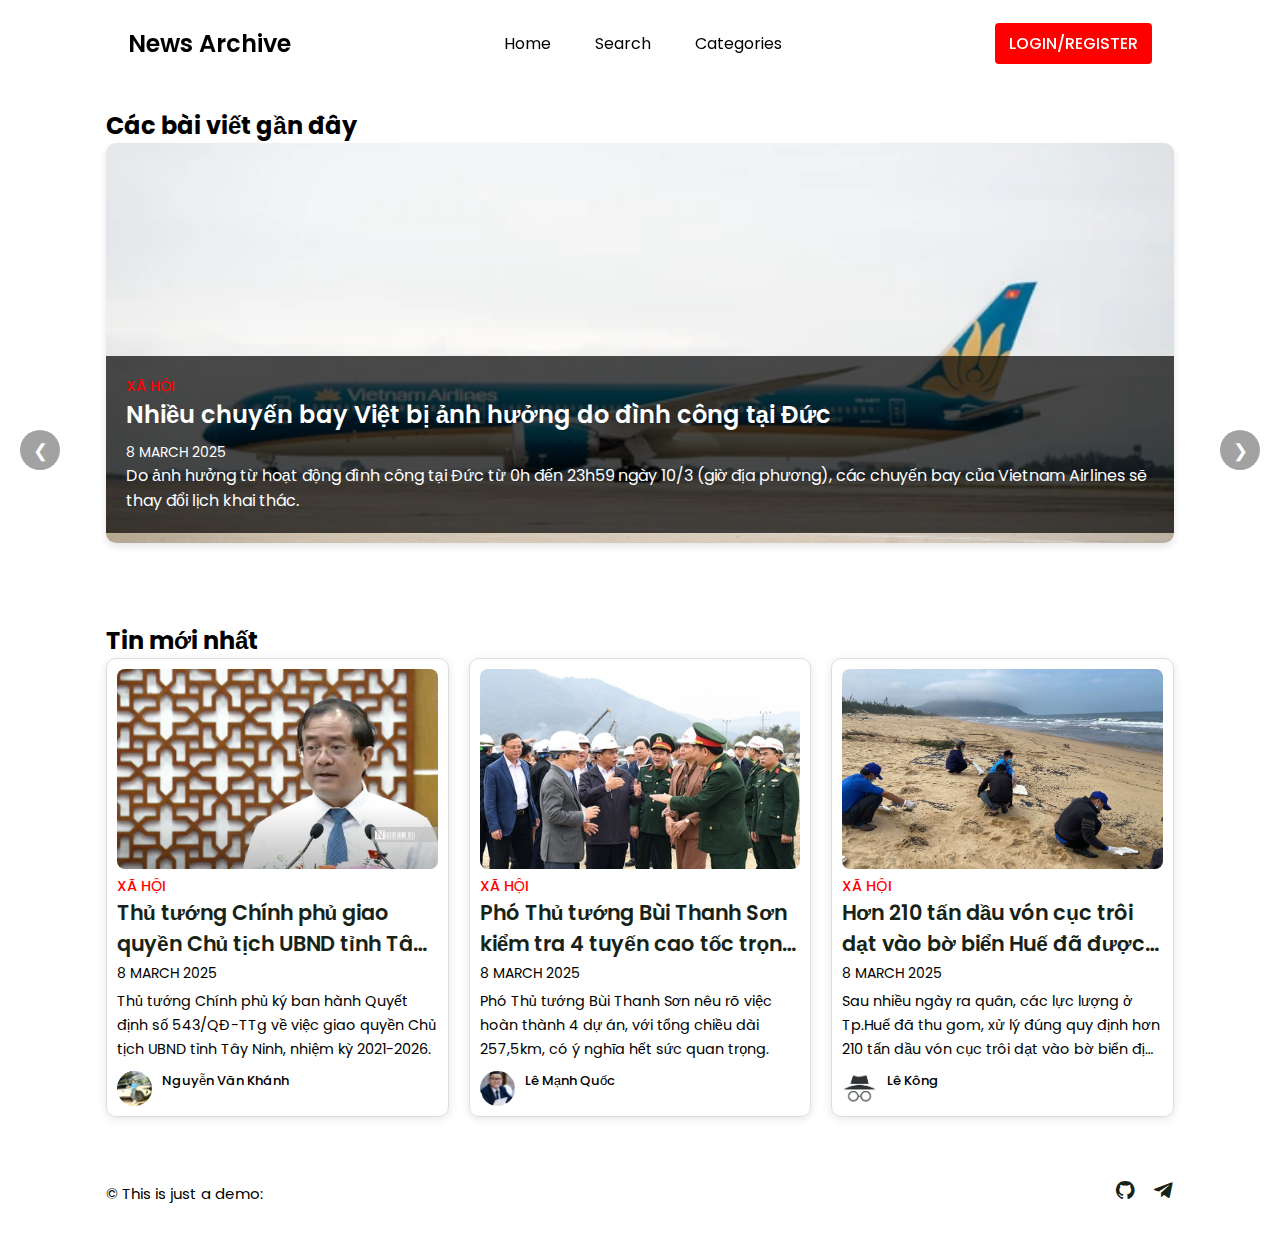
<file: index.html>
<!doctype html>
<html>
    <head>
        <meta charset="utf-8">
        <meta http-equiv="X-UA-Compatible" content="IE-Edge">
        <meta name="viewport" content="width=device-width, initial-scale=1.0">
        <title>Home</title>
        <link rel="stylesheet" href="./assets/css/styles.css">
        <link href='https://unpkg.com/boxicons@2.1.4/css/boxicons.min.css' rel='stylesheet'>
        <link rel="stylesheet" href="./assets/css/slider.css">
        <script src="./assets/js/sliderLogic.js"></script>
        <link rel="stylesheet" href="./assets/css/specialNavBar.css">
        <style>
            .welcome-message {
                color: black; /* Ensure the text stays black */
                font-size: 16px; /* Adjust size if needed */
                font-weight: bold; /* Optional: Make it bold */
                text-decoration: none; /* Prevent underlining */
            }
        </style>      
        <!--JQuery-->
        <script src="https://code.jquery.com/jquery-3.7.1.js" integrity="sha256-eKhayi8LEQwp4NKxN+CfCh+3qOVUtJn3QNZ0TciWLP4=" crossorigin="anonymous"></script>
    </head>
    <body>
        <!--Header-->
        <header>
            <div class="nav container">
                <!--Logo-->
                <a href="./index.html" class="logo" style="color: black">News Archive</a>
                    <nav>
                        <ul class="nav_links">
                            <li><a href="./index.html">Home</a></li>
                            <li><a>Search</a></li>
                            <li><a href="./pages/main_function/index.html">Categories</a></li>
                        </ul>
                    </nav>
                <!--Login/Welcome-->
                <div id="userGreeting">
                    <a href="./pages/main_function/login.html" class="login" id="loginLink">Login/Register</a>
                </div>
            </div>
        </header>

        <!-- Slider Section for Recent Posts -->
        <section class="slider-section container" style="margin-top: 60px">
            <h2 class="section-title">Các bài viết gần đây</h2>
            <div class="slider">
                <!-- Slide 1 -->
                <div class="slide">
                    <img src="./assets/img/na-da-thuc-day-hop-tac-voi-cac-tap-doan-san-xuat-may-bay-lon-tren-the-gioi-de-nhanh-chong-tiep-nhan-them-cac-may-bay-airbus-a320neo-boeing-787-17414276896921849562171.jpg" alt="" class="slide-img">
                    <div class="slide-content">
                        <h2 class="category">Xã hội</h2>
                        <a href="./pages/post-page1.html" class="post-title">
                            Nhiều chuyến bay Việt bị ảnh hưởng do đình công tại Đức 
                        </a>
                        <span class="post-date">8 March 2025</span>
                        <p class="post-description">Do ảnh hưởng từ hoạt động đình công tại Đức từ 0h đến 23h59 ngày 10/3 (giờ địa phương), 
                            các chuyến bay của Vietnam Airlines sẽ thay đổi lịch khai thác.</p>
                    </div>
                </div>
                <!-- Slide 2 -->
                <div class="slide">
                    <img src="./assets/img/vang-gia-17414216474981312830641-0-0-611-977-crop-17414216499411537998273.jpg" alt="" class="slide-img">
                    <div class="slide-content">
                        <h2 class="category">Pháp luật</h2>
                        <a href="./pages/post-page2.html" class="post-title">
                            Mang vàng giả vào lừa tiệm vàng, người đàn ông bị bắt tại trận
                        </a>
                        <span class="post-date">8 March 2025</span>
                        <p class="post-description">Mang sợi dây chuyền vàng giả vào tiệm vàng cầm 80 triệu đồng, Hoàng Văn Bàng đã bị dân vây bắt khi định bỏ chạy. </p>
                    </div>
                </div>
                <!-- Slide 3 -->
                <div class="slide">
                    <img src="./assets/img/chang-trai-18-tuoi-long-moc-day-mat-lap-ky-luc-guinness-17414093987452100293659-0-23-374-621-crop-17414094190651182528372.webp" alt="" class="slide-img">
                    <div class="slide-content">
                        <h2 class="category">Đời sống</h2>
                        <a href="./pages/post-page3.html" class="post-title">
                            Chàng trai 18 tuổi lông mọc đầy mặt lập kỷ lục Guinness 
                        </a>
                        <span class="post-date">8 March 2025</span>
                        <p class="post-description">Một chàng trai 18 tuổi đến từ bang Madhya Pradesh (Ấn Độ) có 95% khuôn mặt được bao phủ bởi lông đã lập Kỷ lục Thế giới Guinness. </p>
                    </div>
                </div>
            </div>
            <!-- Navigation Buttons -->
            <button class="prev-button" onclick="prevSlide()">&#10094;</button>
            <button class="next-button" onclick="nextSlide()">&#10095;</button>
        </section>

        <!-- Top Headlines Section -->
        <section class="top-headlines container">
            <h2 class="section-title">Tin mới nhất</h2>
            <div class="headlines-grid">
                <!-- Headline 1 -->
                <div class="headline">
                    <img src="./assets/img/edit-hop-hdnh-tinh-tay-ninh4-1733299626199454695276-0-33-571-947-crop-1741429732119747900188.webp" alt="" class="post-img">
                    <h2 class="category">Xã hội</h2>
                    <a href="./pages/post-page4.html" class="post-title">
                        Thủ tướng Chính phủ giao quyền Chủ tịch UBND tỉnh Tây Ninh cho ông Nguyễn Hồng Thanh  
                    </a>
                    <span class="post-date">8 March 2025</span>
                    <p class="post-decription">Thủ tướng Chính phủ ký ban hành Quyết định số 543/QĐ-TTg về việc giao quyền 
                        Chủ tịch UBND tỉnh Tây Ninh, nhiệm kỳ 2021-2026. </p>
                    <!--Profile-->
                    <div class="profile">
                        <img src="./assets/img/hinh1.webp" alt="A man named Nguyễn Văn Khánh" class="profile-img">
                        <span class="profile-name">Nguyễn Văn Khánh </span>
                    </div>
                </div>
                <!-- Headline 2 -->
                <div class="headline">
                    <img src="./assets/img/dsc1755-17414127802121531585983-1741415321610-17414153216982021719138-0-0-486-777-crop-1741415908205798556918.jpg" alt="" class="post-img">
                    <h2 class="category">Xã hội</h2>
                    <a href="./pages/post-page5.html" class="post-title">
                        Phó Thủ tướng Bùi Thanh Sơn kiểm tra 4 tuyến cao tốc trọng điểm phía Bắc
                    </a>
                    <span class="post-date">8 March 2025</span>
                    <p class="post-decription">Phó Thủ tướng Bùi Thanh Sơn nêu rõ việc hoàn thành 4 dự án, với tổng chiều dài 257,5km, có ý nghĩa hết sức quan trọng. </p>
                    <!--Profile-->
                    <div class="profile">
                        <img src="./assets/img/anh-annh1.webp" alt="" class="profile-img">
                        <span class="profile-name">Lê Mạnh Quốc</span>
                    </div>
                </div>
                <!-- Headline 3 -->
                <div class="headline">
                    <img src="./assets/img/dau-von-cuc-hue334-17414222167781693370838-137-0-1417-2048-crop-1741422293423342885633.jpg" alt="" class="post-img">
                    <h2 class="category">Xã hội</h2>
                    <a href="./pages/post-page6.html" class="post-title">
                        Hơn 210 tấn dầu vón cục trôi dạt vào bờ biển Huế đã được thu gom, xử lý 
                    </a>
                    <span class="post-date">8 March 2025</span>
                    <p class="post-decription"> Sau nhiều ngày ra quân, các lực lượng ở Tp.Huế đã thu gom, xử lý đúng quy định hơn 210 tấn dầu vón cục trôi dạt vào bờ biển địa phương này. </p>
                    <!--Profile-->
                    <div class="profile">
                        <img src="./assets/img/incognito-icon-browse-private-vector-600nw-1462596698.webp" alt="Anonymous user" class="profile-img">
                        <span class="profile-name">Lê Kông</span>
                    </div>
                </div>
            </div>
        </section>

        <!--Footer-->
        <div class="footer container">
            <p>&#169; This is just a demo:</p>
            <div class="social">
                <a href="https://github.com/platsaver"><i class="bx bxl-github"></i></a>
                <a href="https://t.me/chonkykind"><i class='bx bxl-telegram' ></i></a>
            </div>
        </div>
        <script src="/assets/js/index.js"></script>
    </body>
</html>
</file>
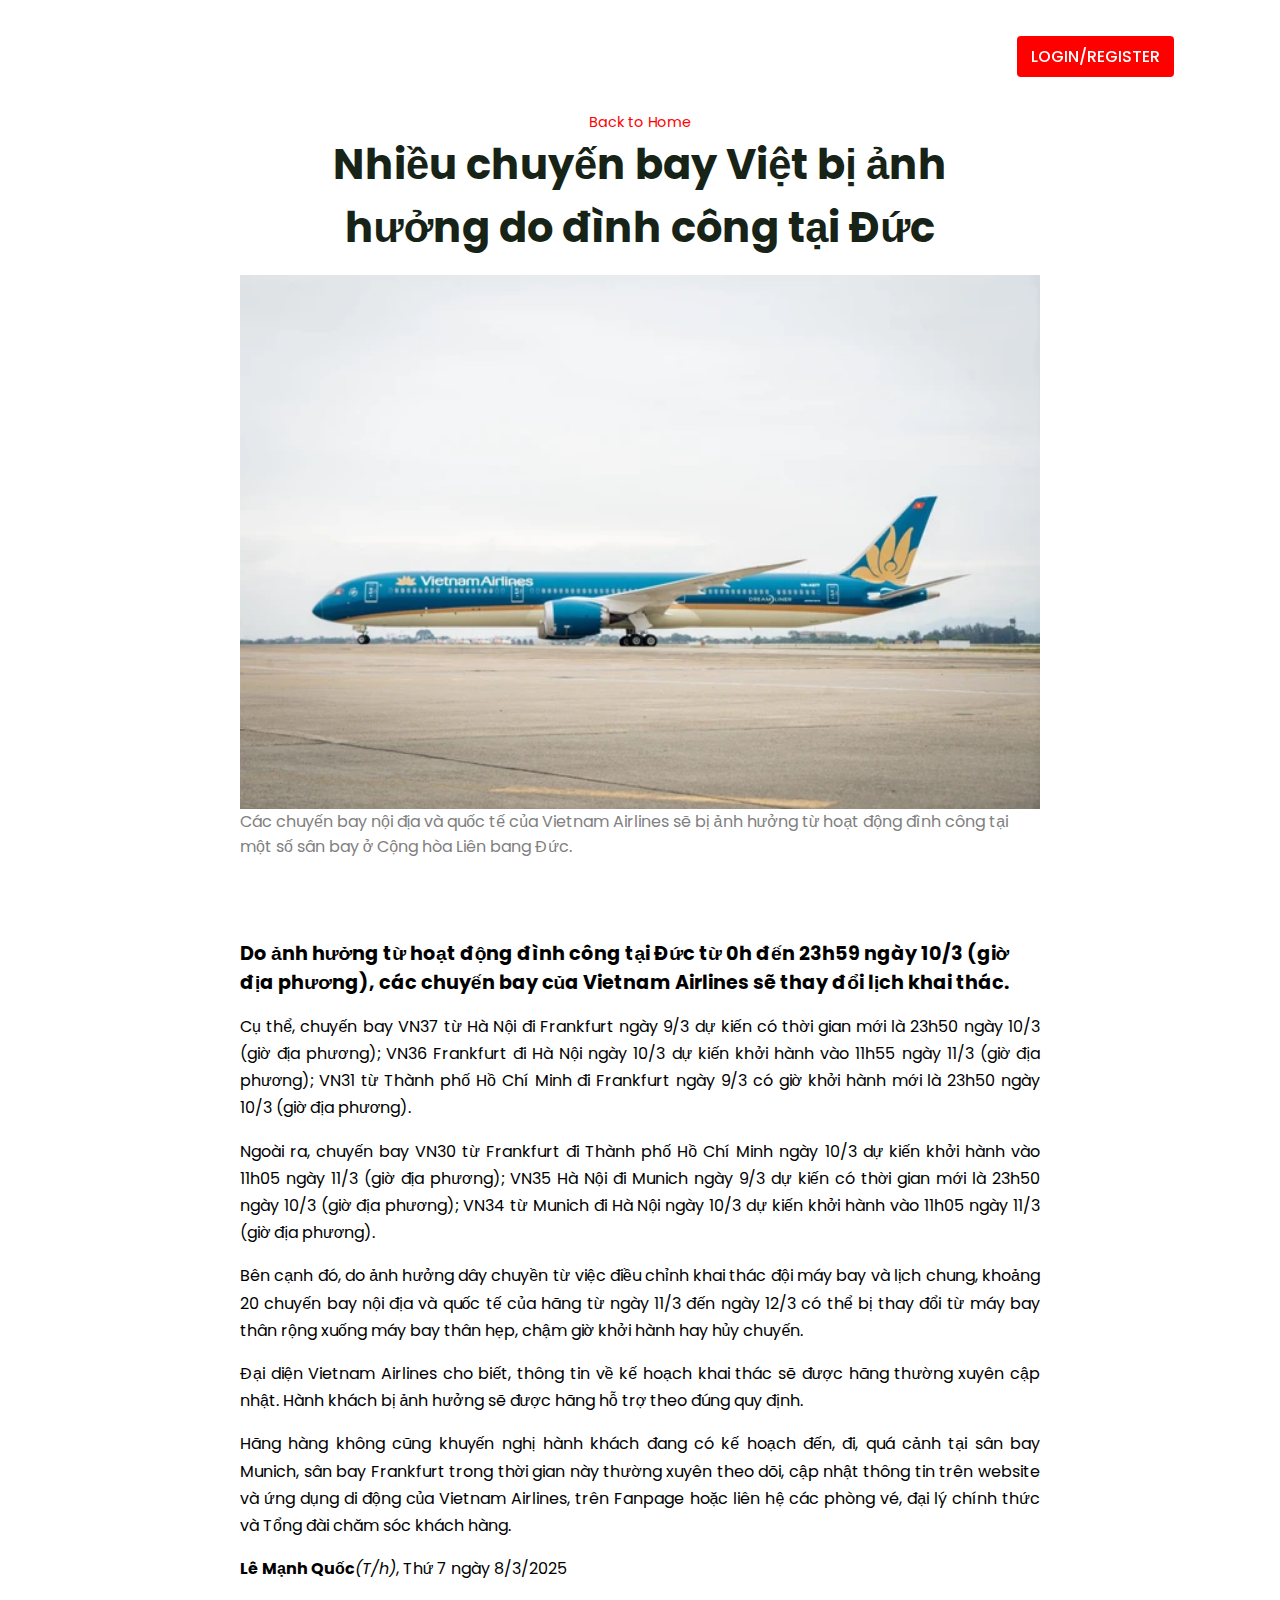
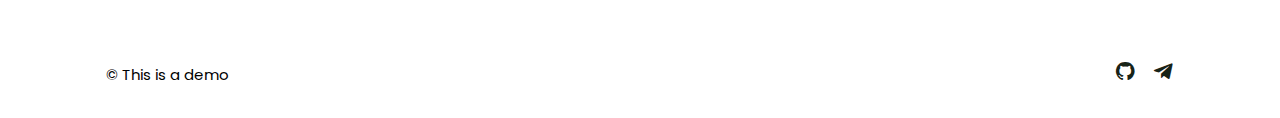
<file: pages/post-page1.html>
<!doctype html>
<html>
    <head>
        <meta charset="utf-8">
        <meta http-equiv="X-UA-Compatible" content="IE-Edge">
        <meta name="viewport" content="width=device-width, initial-scale=1.0">
        <title>Nhiều chuyến bay Việt bị ảnh hưởng do đình công tại Đức</title>
        <link rel="stylesheet" href="../assets/css/styles.css">
        <link rel="stylesheet" href="../assets/css/commentBox.css">
        <link href='https://unpkg.com/boxicons@2.1.4/css/boxicons.min.css' rel='stylesheet'>
        <!--JQuery-->
        <script src="https://code.jquery.com/jquery-3.7.1.js" integrity="sha256-eKhayi8LEQwp4NKxN+CfCh+3qOVUtJn3QNZ0TciWLP4=" crossorigin="anonymous"></script>
        <script src="../assets/js/commentBox.js"></script>
    </head>
    <body>
        <!--Header-->
        <header>
            <div class="nav container">
                <div class="nav container">
                    <!--Logo-->
                    <a href="../pages/main_function/category.html" class="logo">News Archieve</a>
                    <!--Login-->
                    <!--<a href="/pages/main_function/login.html" class="login">Login/Register</a>-->
                    <!--Login/Welcome-->
                    <div id="userGreeting">
                        <a href="../pages/main_function/login.html" class="login" id="loginLink">Login/Register</a>
                    </div>
                </div>
            </div>
        </header>
        <!--Post content-->
        <section class="post-">
            <div class="header-content post-container">
                <a href="../index.html" class="back-home">Back to Home</a>
                <!-- Title -->
                 <h2 class="header-title">Nhiều chuyến bay Việt bị ảnh hưởng do đình công tại Đức</h2>
                 <!--Post image-->
                 <img src="../assets/img/na-da-thuc-day-hop-tac-voi-cac-tap-doan-san-xuat-may-bay-lon-tren-the-gioi-de-nhanh-chong-tiep-nhan-them-cac-may-bay-airbus-a320neo-boeing-787-17414276896921849562171.jpg">
                 <figcaption style="color: gray">Các chuyến bay nội địa và quốc tế của Vietnam Airlines sẽ bị ảnh hưởng từ hoạt động đình công tại một số sân bay ở Cộng hòa Liên bang Đức.</figcaption>
        </section>
        <!--Post-->
        <section class="post-container post-container">
            <h2 class="sub-heading">Do ảnh hưởng từ hoạt động đình công tại Đức từ 0h đến 23h59 ngày 10/3 (giờ địa phương), 
                các chuyến bay của Vietnam Airlines sẽ thay đổi lịch khai thác. </h2>
            <p class="post-text">Cụ thể, chuyến bay VN37 từ Hà Nội đi Frankfurt ngày 9/3 dự kiến có thời gian mới là 23h50 ngày 10/3 (giờ địa phương); VN36 Frankfurt đi Hà Nội ngày 10/3 dự kiến khởi hành vào 11h55 ngày 11/3 (giờ địa phương); VN31 từ Thành phố Hồ Chí Minh đi Frankfurt ngày 9/3 có giờ khởi hành mới là 23h50 ngày 10/3 (giờ địa phương). </p>
            <p class="post-text">Ngoài ra, chuyến bay VN30 từ Frankfurt đi Thành phố Hồ Chí Minh ngày 10/3 dự kiến khởi hành vào 11h05 ngày 11/3 (giờ địa phương); VN35 Hà Nội đi Munich ngày 9/3 dự kiến có thời gian mới là 23h50 ngày 10/3 (giờ địa phương); VN34 từ Munich đi Hà Nội ngày 10/3 dự kiến khởi hành vào 11h05 ngày 11/3 (giờ địa phương). </p>
            <p class="post-text">Bên cạnh đó, do ảnh hưởng dây chuyền từ việc điều chỉnh khai thác đội máy bay và lịch chung, khoảng 20 chuyến bay nội địa và quốc tế của hãng từ ngày 11/3 đến ngày 12/3 có thể bị thay đổi từ máy bay thân rộng xuống máy bay thân hẹp, chậm giờ khởi hành hay hủy chuyến. </p>
            <p class="post-text">Đại diện Vietnam Airlines cho biết, thông tin về kế hoạch khai thác sẽ được hãng thường xuyên cập nhật. Hành khách bị ảnh hưởng sẽ được hãng hỗ trợ theo đúng quy định. </p>
            <p class="post-text">Hãng hàng không cũng khuyến nghị hành khách đang có kế hoạch đến, đi, quá cảnh tại sân bay Munich, sân bay Frankfurt trong thời gian này thường xuyên theo dõi, cập nhật thông tin trên website và ứng dụng di động của Vietnam Airlines, trên Fanpage hoặc liên hệ các phòng vé, đại lý chính thức và Tổng đài chăm sóc khách hàng. </p>
            <p class="post-text"><span style="font-weight: bold">Lê Mạnh Quốc</span><span style="font-style: italic">(T/h)</span>, Thứ 7 ngày 8/3/2025</p>
            <!-- Add this section after the post content -->
            <section class="comment-section post-container">
                <h2 class="sub-heading">Comments</h2>
                <!-- Comment Input -->
                <textarea id="text-area" placeholder="Write your comment here..." rows="4"></textarea>
                <button id="btn-comment">Submit Comment</button>
                <!-- Comment Display -->
                <div id="comment-box">
                    <!-- Comments will be dynamically added here -->
                </div>
            </section>
        </section>
        <!--Footer-->
        <div class="footer container">
            <p>&#169; This is a demo</p>
            <div class="social">
                <a href="https://github.com/platsaver"><i class="bx bxl-github"></i></a>
                <a href="https://t.me/chonkykind"><i class='bx bxl-telegram' ></i></a>
            </div>
        </div>
        <script src="../assets/js/index.js"></script>
    </body>
</html>
</file>
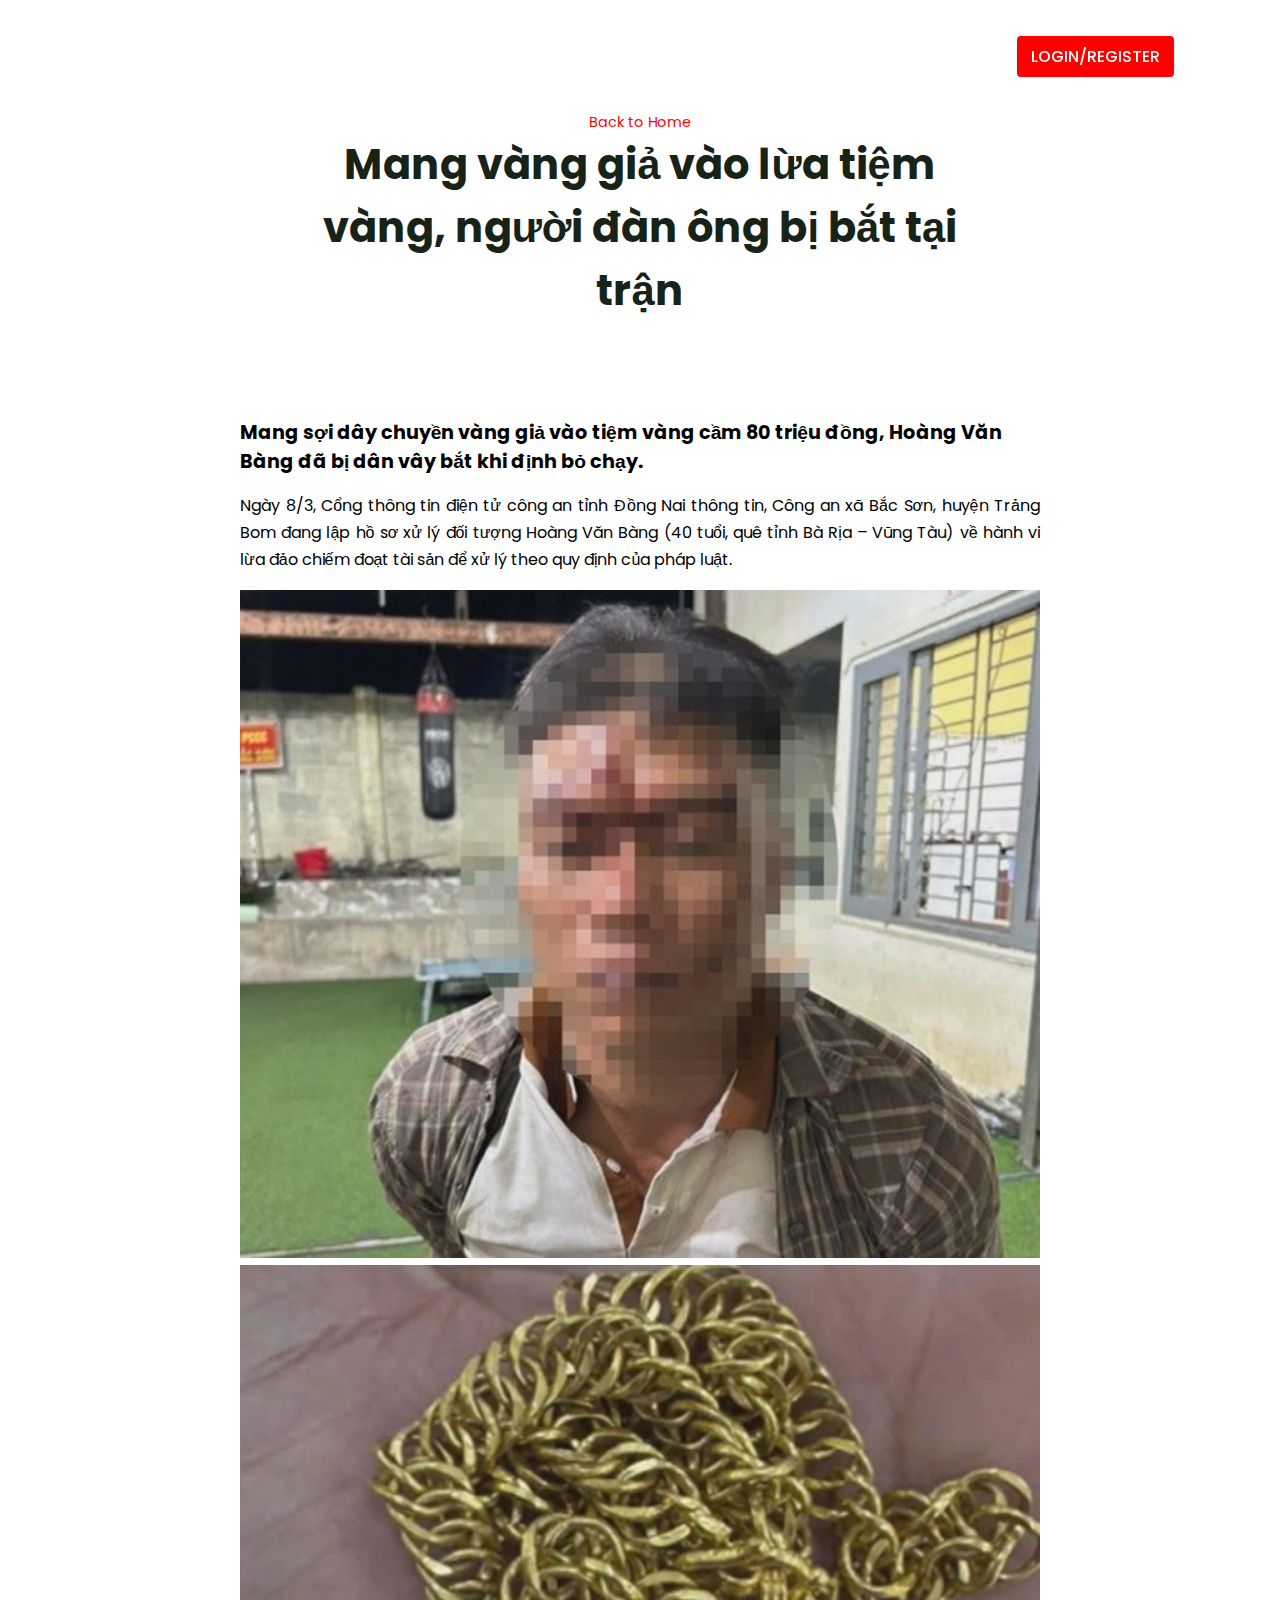
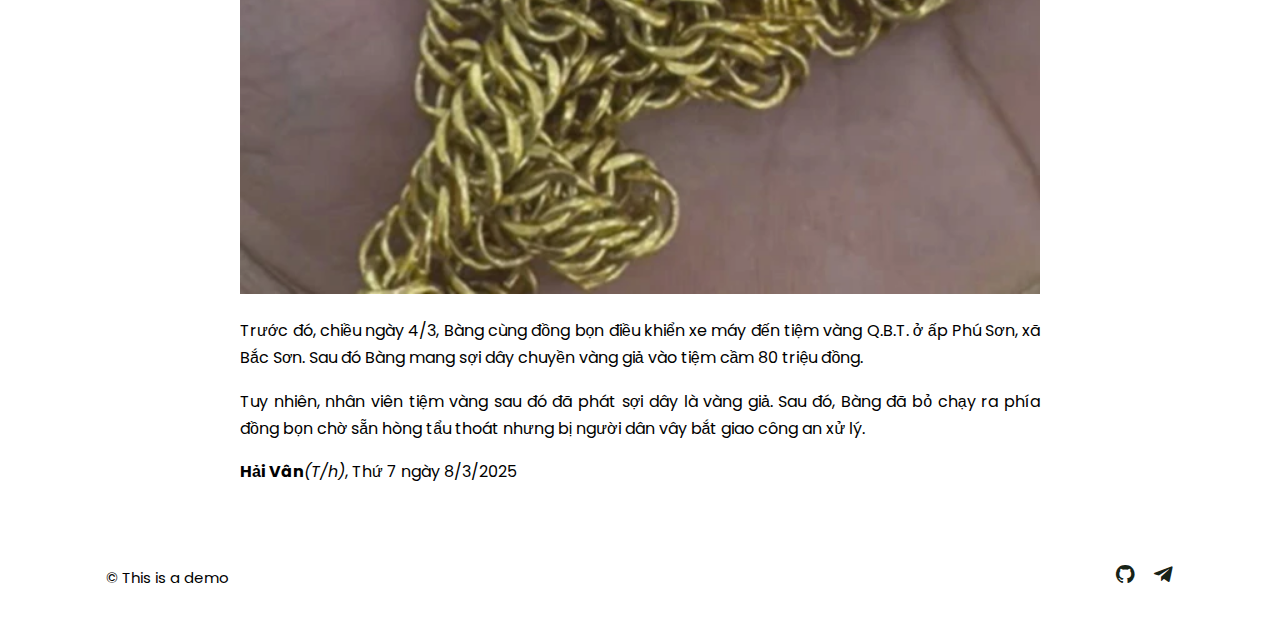
<file: pages/post-page2.html>
<!doctype html>
<html>
    <head>
        <meta charset="utf-8">
        <meta http-equiv="X-UA-Compatible" content="IE-Edge">
        <meta name="viewport" content="width=device-width, initial-scale=1.0">
        <title>Mang vàng giả vào lừa tiệm vàng, người đàn ông bị bắt tại trận </title>
        <link rel="stylesheet" href="../assets/css/styles.css">
        <link href='https://unpkg.com/boxicons@2.1.4/css/boxicons.min.css' rel='stylesheet'>
        <link rel="stylesheet" href="../assets/css/commentBox.css">
        <script src="../assets/js/commentBox.js"></script>
        <!--JQuery-->
        <script src="https://code.jquery.com/jquery-3.7.1.js" integrity="sha256-eKhayi8LEQwp4NKxN+CfCh+3qOVUtJn3QNZ0TciWLP4=" crossorigin="anonymous"></script>
    </head>
    <body>
        <!--Header-->
        <header>
            <div class="nav container">
                <div class="nav container">
                    <!--Logo-->
                    <a href="../pages/main_function/category.html" class="logo">News Archieve</a>
                    <!--Login-->
                    <!--<a href="/pages/main_function/login.html" class="login">Login/Register</a>-->
                    <!--Login/Welcome-->
                    <div id="userGreeting">
                        <a href="../pages/main_function/login.html" class="login" id="loginLink">Login/Register</a>
                    </div>
                </div>
            </div>
        </header>
        <!--Post content-->
        <section class="post-">
            <div class="header-content post-container">
                <a href="../index.html" class="back-home">Back to Home</a>
                <!-- Title -->
                 <h2 class="header-title">Mang vàng giả vào lừa tiệm vàng, người đàn ông bị bắt tại trận </h2>
        </section>
        <!--Post-->
        <section class="post-container post-container">
            <h2 class="sub-heading">Mang sợi dây chuyền vàng giả vào tiệm vàng cầm 80 triệu đồng, 
                Hoàng Văn Bàng đã bị dân vây bắt khi định bỏ chạy. </h2>
            <p class="post-text">Ngày 8/3, Cổng thông tin điện tử công an tỉnh Đồng Nai thông tin, Công an xã Bắc Sơn, huyện Trảng Bom đang lập hồ sơ xử lý đối tượng Hoàng Văn Bàng (40 tuổi, quê tỉnh Bà Rịa – Vũng Tàu) về hành vi lừa đảo chiếm đoạt tài sản để xử lý theo quy định của pháp luật.</p>
            <img src="../assets/img/vang-gia2-1741421792133903765596.webp">
            <img src="../assets/img/vang-gia-17414216474981312830641.webp">
            <p class="post-text">Trước đó, chiều ngày 4/3, Bàng cùng đồng bọn điều khiển xe máy đến tiệm vàng Q.B.T. ở ấp Phú Sơn, xã Bắc Sơn. Sau đó Bàng mang sợi dây chuyền vàng giả vào tiệm cầm 80 triệu đồng.</p>
            <p class="post-text">Tuy nhiên, nhân viên tiệm vàng sau đó đã phát sợi dây là vàng giả. Sau đó, Bàng đã bỏ chạy ra phía đồng bọn chờ sẵn hòng tẩu thoát nhưng bị người dân vây bắt giao công an xử lý.</p>
            <p class="post-text"><span style="font-weight: bold">Hải Vân</span><span style="font-style: italic">(T/h)</span>, Thứ 7 ngày 8/3/2025</p>
        </section>
        <section class="comment-section post-container">
            <h2 class="sub-heading">Comments</h2>
            <!-- Comment Input -->
            <textarea id="text-area" placeholder="Write your comment here..." rows="4"></textarea>
            <button id="btn-comment">Submit Comment</button>
            <!-- Comment Display -->
            <div id="comment-box">
                <!-- Comments will be dynamically added here -->
            </div>
        </section>
    </section>
        <!--Footer-->
        <div class="footer container">
            <p>&#169; This is a demo</p>
            <div class="social">
                <a href="https://github.com/platsaver"><i class="bx bxl-github"></i></a>
                <a href="https://t.me/chonkykind"><i class='bx bxl-telegram' ></i></a>
            </div>
        </div>
        <script src="../assets/js/index.js"></script>
    </body>
</html>
</file>
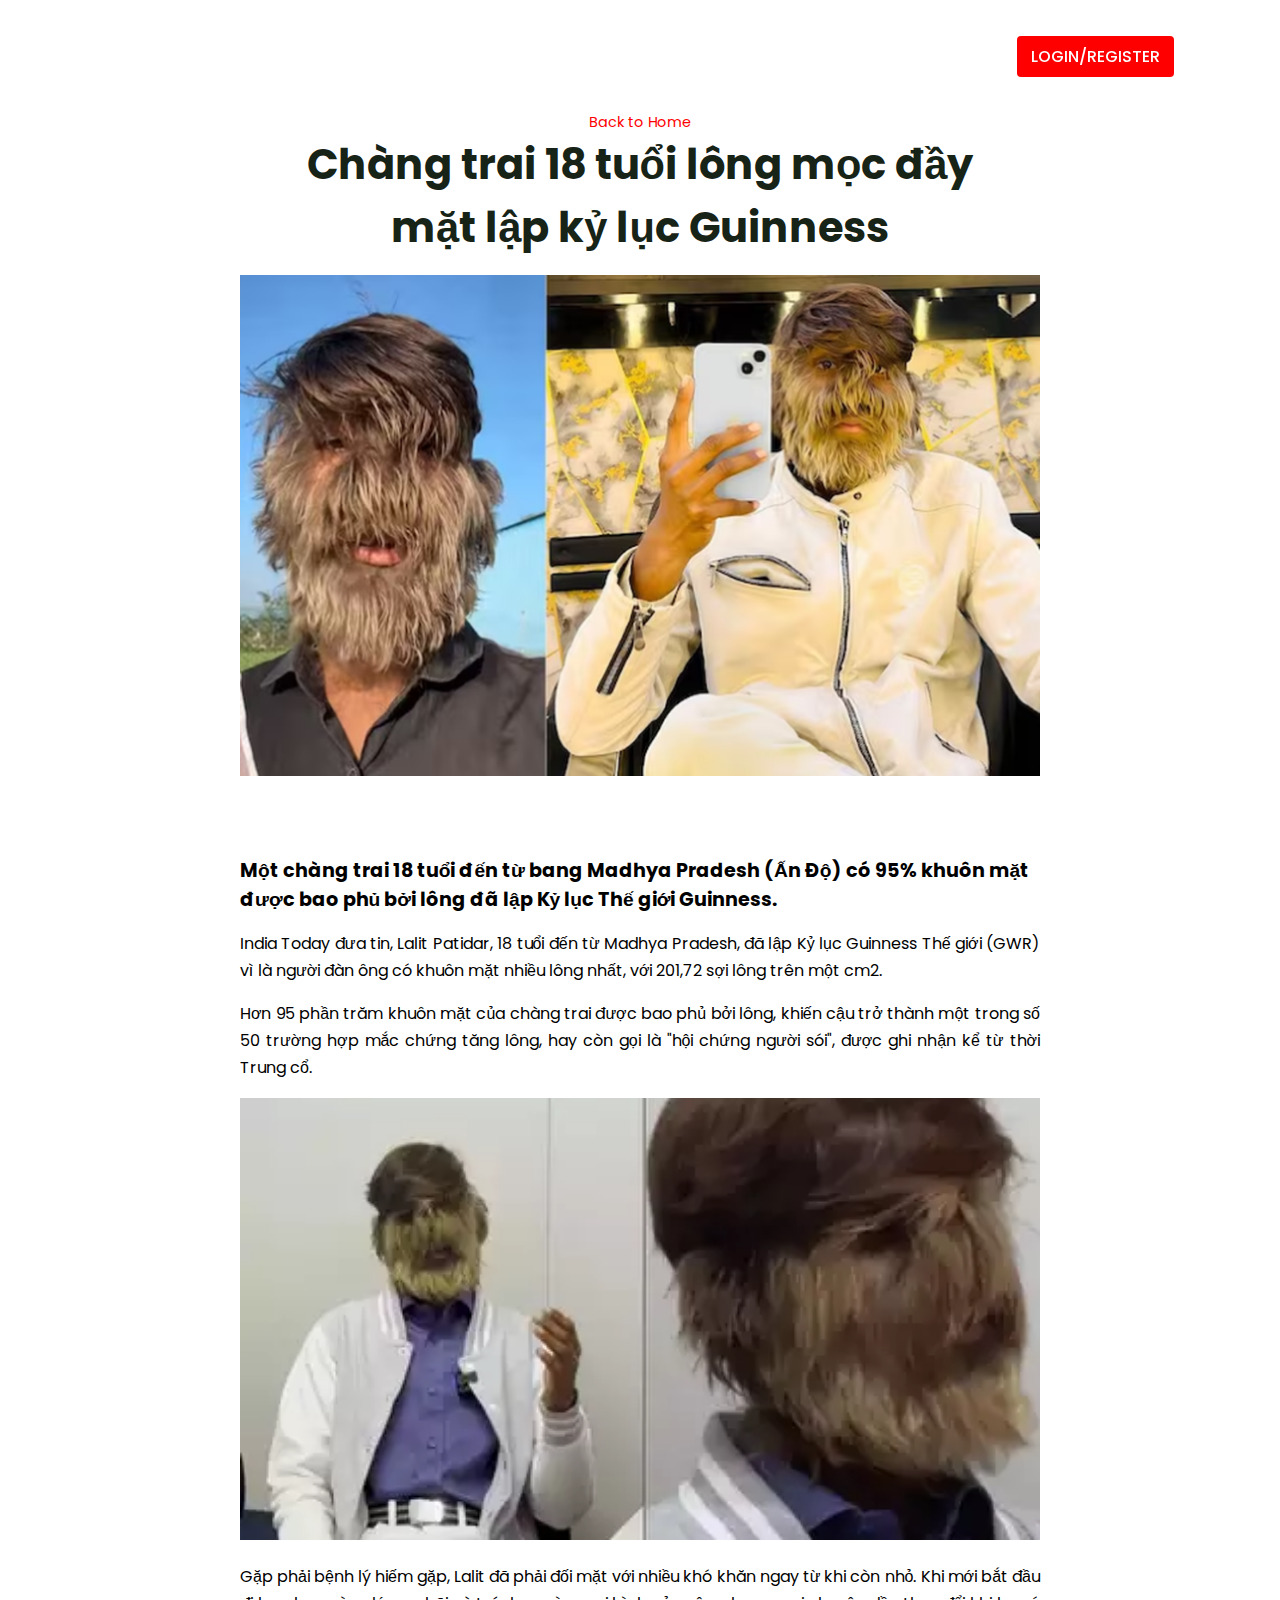
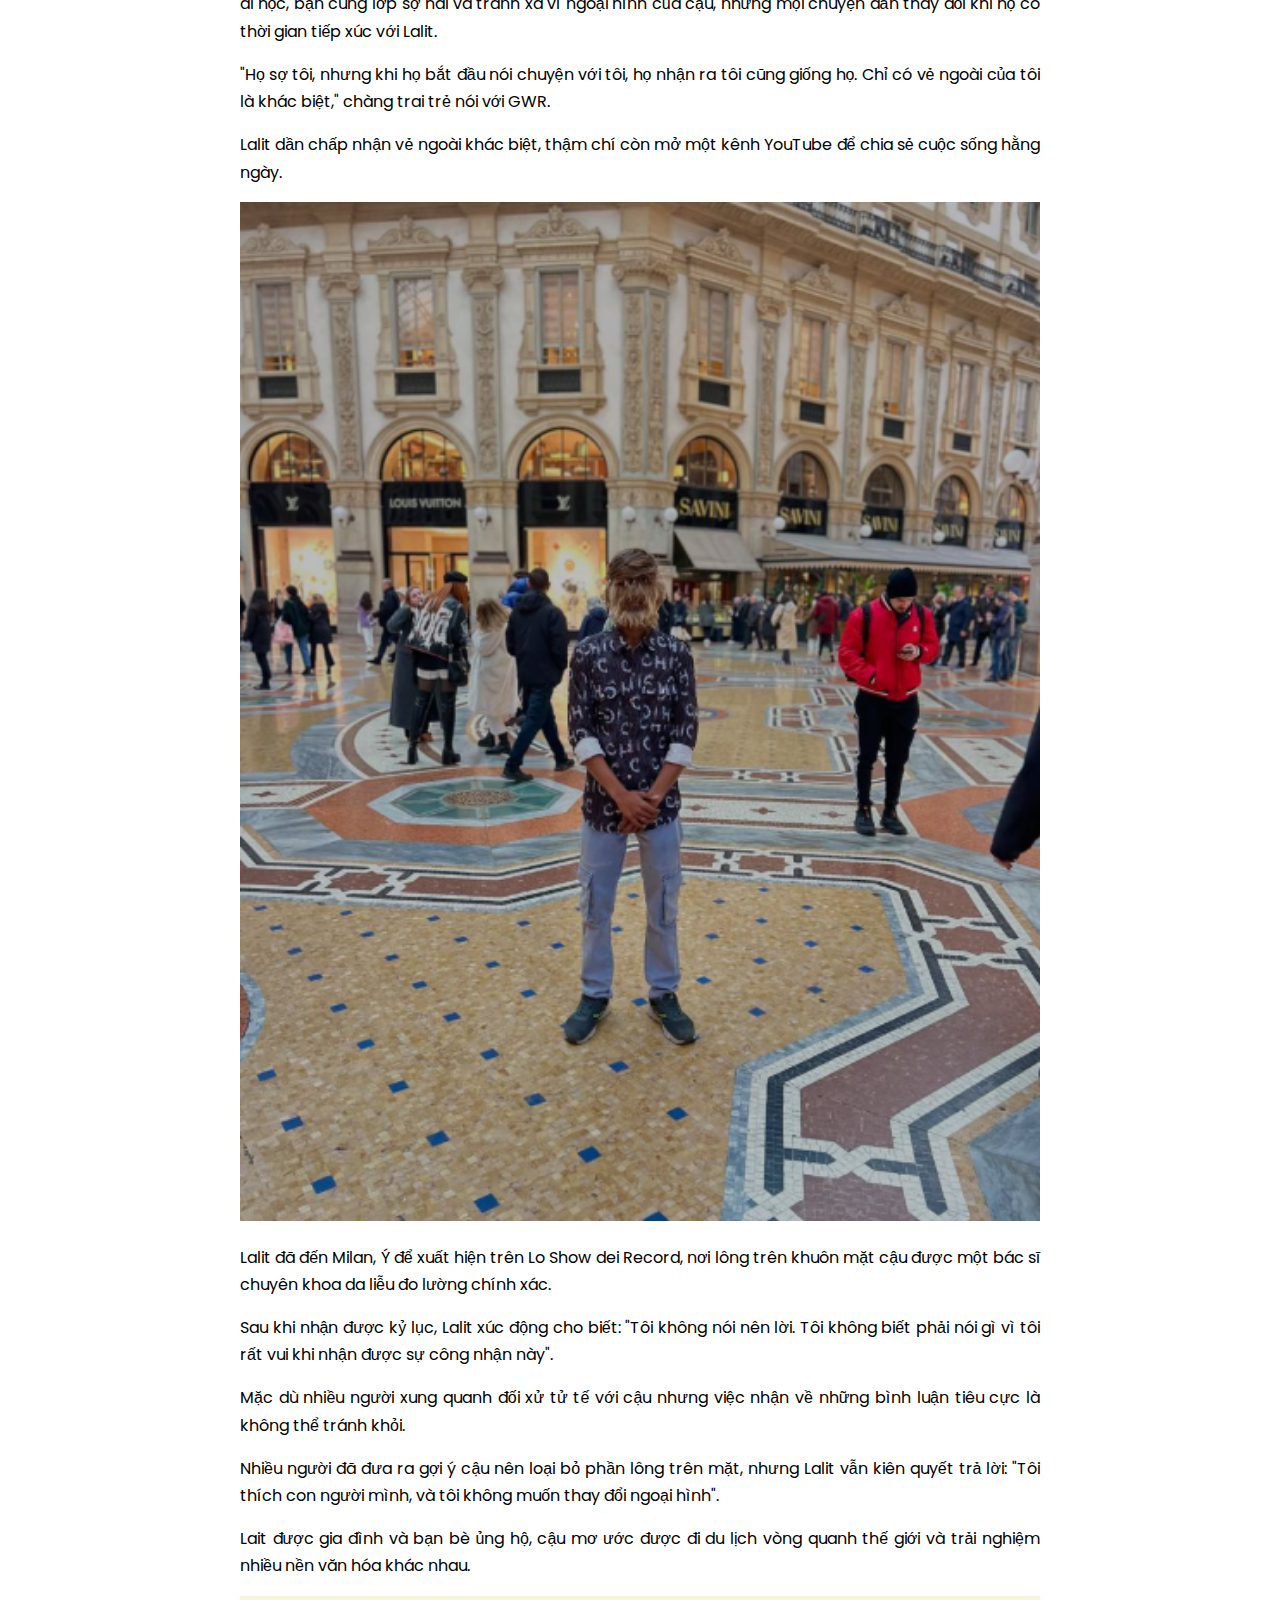
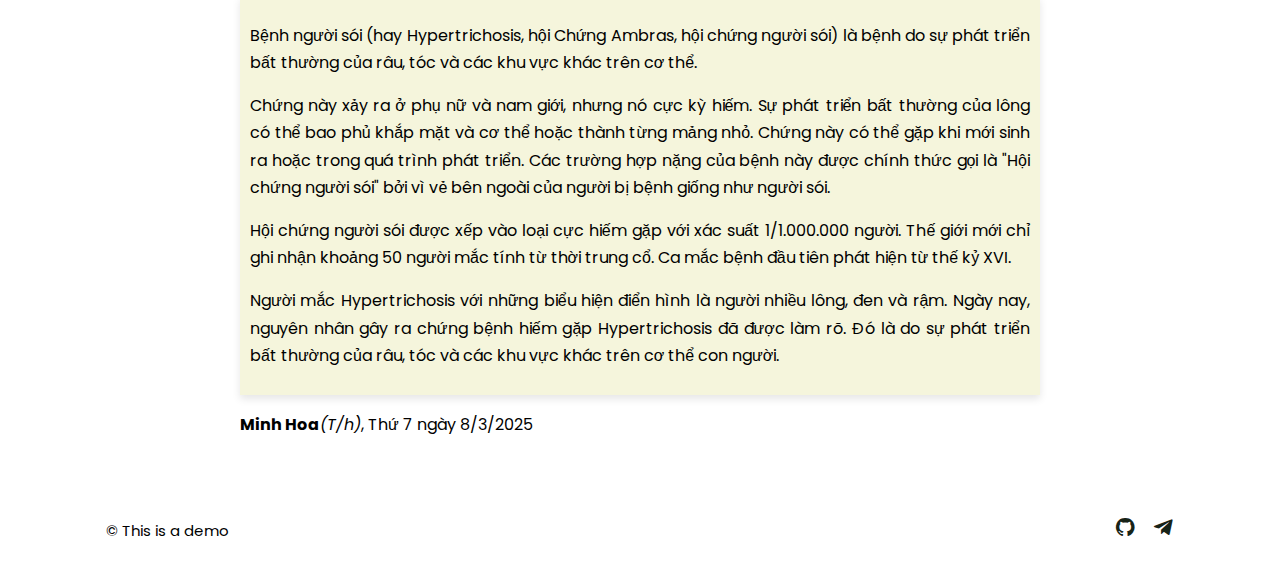
<file: pages/post-page3.html>
<!doctype html>
<html>
    <head>
        <meta charset="utf-8">
        <meta http-equiv="X-UA-Compatible" content="IE-Edge">
        <meta name="viewport" content="width=device-width, initial-scale=1.0">
        <title>Chàng trai 18 tuổi lông mọc đầy mặt lập kỷ lục Guinness</title>
        <link rel="stylesheet" href="../assets/css/styles.css">
        <link href='https://unpkg.com/boxicons@2.1.4/css/boxicons.min.css' rel='stylesheet'>
        <script src="../assets/js/commentBox.js"></script>
        <link rel="stylesheet" href="../assets/css/commentBox.css">
        <!--JQuery-->
        <script src="https://code.jquery.com/jquery-3.7.1.js" integrity="sha256-eKhayi8LEQwp4NKxN+CfCh+3qOVUtJn3QNZ0TciWLP4=" crossorigin="anonymous"></script>
    </head>
    <body>
        <!--Header-->
        <header>
            <div class="nav container">
                <div class="nav container">
                    <!--Logo-->
                    <a href="../pages/main_function/category.html" class="logo">News Archieve</a>
                    <!--Login-->
                    <!--<a href="/pages/main_function/login.html" class="login">Login/Register</a>-->
                    <!--Login/Welcome-->
                    <div id="userGreeting">
                        <a href="../pages/main_function/login.html" class="login" id="loginLink">Login/Register</a>
                    </div>
                </div>
            </div>
        </header>
        <!--Post content-->
        <section class="post-">
            <div class="header-content post-container">
                <a href="../index.html" class="back-home">Back to Home</a>
                <!-- Title -->
                 <h2 class="header-title">Chàng trai 18 tuổi lông mọc đầy mặt lập kỷ lục Guinness </h2>
                 <!--Post image-->
                 <img src="../assets/img/chang-trai-18-tuoi-long-moc-day-mat-lap-ky-luc-guinness-17414093987452100293659-0-23-374-621-crop-17414094190651182528372.webp">
        </section>
        <!--Post-->
        <section class="post-container post-container">
            <h2 class="sub-heading">Một chàng trai 18 tuổi đến từ bang Madhya Pradesh (Ấn Độ) có 95% khuôn mặt được bao phủ bởi lông đã lập Kỷ lục Thế giới Guinness. </h2>
            <p class="post-text">India Today đưa tin, Lalit Patidar, 18 tuổi đến từ Madhya Pradesh, đã lập Kỷ lục Guinness Thế giới (GWR) vì là người đàn ông có khuôn mặt nhiều lông nhất, với 201,72 sợi lông trên một cm2.</p>
            <p class="post-text">Hơn 95 phần trăm khuôn mặt của chàng trai được bao phủ bởi lông, khiến cậu trở thành một trong số 50 trường hợp mắc chứng tăng lông, 
                hay còn gọi là "hội chứng người sói", được ghi nhận kể từ thời Trung cổ.</p>
            <img src="../assets/img/chang-trai-18-tuoi-long-moc-day-mat-lap-ky-luc-guinness1-17414096676831470719752.png">
            <p class="post-text">Gặp phải bệnh lý hiếm gặp, Lalit đã phải đối mặt với nhiều khó khăn ngay từ khi còn nhỏ. Khi mới bắt đầu đi học, bạn cùng lớp sợ hãi và tránh xa vì ngoại hình của cậu, nhưng mọi chuyện dần thay đổi khi họ có thời gian tiếp xúc với Lalit.</p>
            <p class="post-text">"Họ sợ tôi, nhưng khi họ bắt đầu nói chuyện với tôi, họ nhận ra tôi cũng giống họ. Chỉ có vẻ ngoài của tôi là khác biệt," chàng trai trẻ nói với GWR.</p>
            <p class="post-text">Lalit dần chấp nhận vẻ ngoài khác biệt, thậm chí còn mở một kênh YouTube để chia sẻ cuộc sống hằng ngày.</p>
            <img src="../assets/img/chang-trai-18-tuoi-long-moc-day-mat-lap-ky-luc-guinness2-17414096688371554566256.png">
            <p class="post-text">Lalit đã đến Milan, Ý để xuất hiện trên Lo Show dei Record, nơi lông trên khuôn mặt cậu được một bác sĩ chuyên khoa da liễu đo lường chính xác.</p>
            <p class="post-text">Sau khi nhận được kỷ lục, Lalit xúc động cho biết: "Tôi không nói nên lời. Tôi không biết phải nói gì vì tôi rất vui khi nhận được sự công nhận này".</p>
            <p class="post-text">Mặc dù nhiều người xung quanh đối xử tử tế với cậu nhưng việc nhận về những bình luận tiêu cực là không thể tránh khỏi.</p>
            <p class="post-text">Nhiều người đã đưa ra gợi ý cậu nên loại bỏ phần lông trên mặt, nhưng Lalit vẫn kiên quyết trả lời: "Tôi thích con người mình, và tôi không muốn thay đổi ngoại hình".</p>
            <p class="post-text">Lait được gia đình và bạn bè ủng hộ, cậu mơ ước được đi du lịch vòng quanh thế giới và trải nghiệm nhiều nền văn hóa khác nhau.</p>
            <section style="background-color: beige; padding: 10px 10px; box-shadow: 0 4px 8px rgba(0, 0, 0, 0.1);">
                <p class="post-text">Bệnh người sói (hay Hypertrichosis, hội Chứng Ambras, hội chứng người sói) là bệnh do sự phát triển bất thường của râu, tóc và các khu vực khác trên cơ thể.</p>
                <p class="post-text">Chứng này xảy ra ở phụ nữ và nam giới, nhưng nó cực kỳ hiếm. Sự phát triển bất thường của lông có thể bao phủ khắp mặt và cơ thể hoặc thành từng mảng nhỏ. Chứng này có thể gặp khi mới sinh ra hoặc trong quá trình phát triển. Các trường hợp nặng của bệnh này được chính thức gọi là "Hội chứng người sói" bởi vì vẻ bên ngoài của người bị bệnh giống như người sói.</p>
                <p class="post-text">Hội chứng người sói được xếp vào loại cực hiếm gặp với xác suất 1/1.000.000 người. Thế giới mới chỉ ghi nhận khoảng 50 người mắc tính từ thời trung cổ. Ca mắc bệnh đầu tiên phát hiện từ thế kỷ XVI.</p>
                <p class="post-text">Người mắc Hypertrichosis với những biểu hiện điển hình là người nhiều lông, đen và rậm. Ngày nay, nguyên nhân gây ra chứng bệnh hiếm gặp Hypertrichosis đã được làm rõ. Đó là do sự phát triển bất thường của râu, tóc và các khu vực khác trên cơ thể con người.</p>
            </section>
            <p class="post-text"><span style="font-weight: bold">Minh Hoa</span><span style="font-style: italic">(T/h)</span>, Thứ 7 ngày 8/3/2025</p>
        </section>
        <section class="comment-section post-container">
            <h2 class="sub-heading">Comments</h2>
            <!-- Comment Input -->
            <textarea id="text-area" placeholder="Write your comment here..." rows="4"></textarea>
            <button id="btn-comment">Submit Comment</button>
            <!-- Comment Display -->
            <div id="comment-box">
                <!-- Comments will be dynamically added here -->
            </div>
        </section>
        <!--Footer-->
        <div class="footer container">
            <p>&#169; This is a demo</p>
            <div class="social">
                <a href="https://github.com/platsaver"><i class="bx bxl-github"></i></a>
                <a href="https://t.me/chonkykind"><i class='bx bxl-telegram' ></i></a>
            </div>
        </div>
        <script src="../assets/js/index.js"></script>
    </body>
</html>
</file>
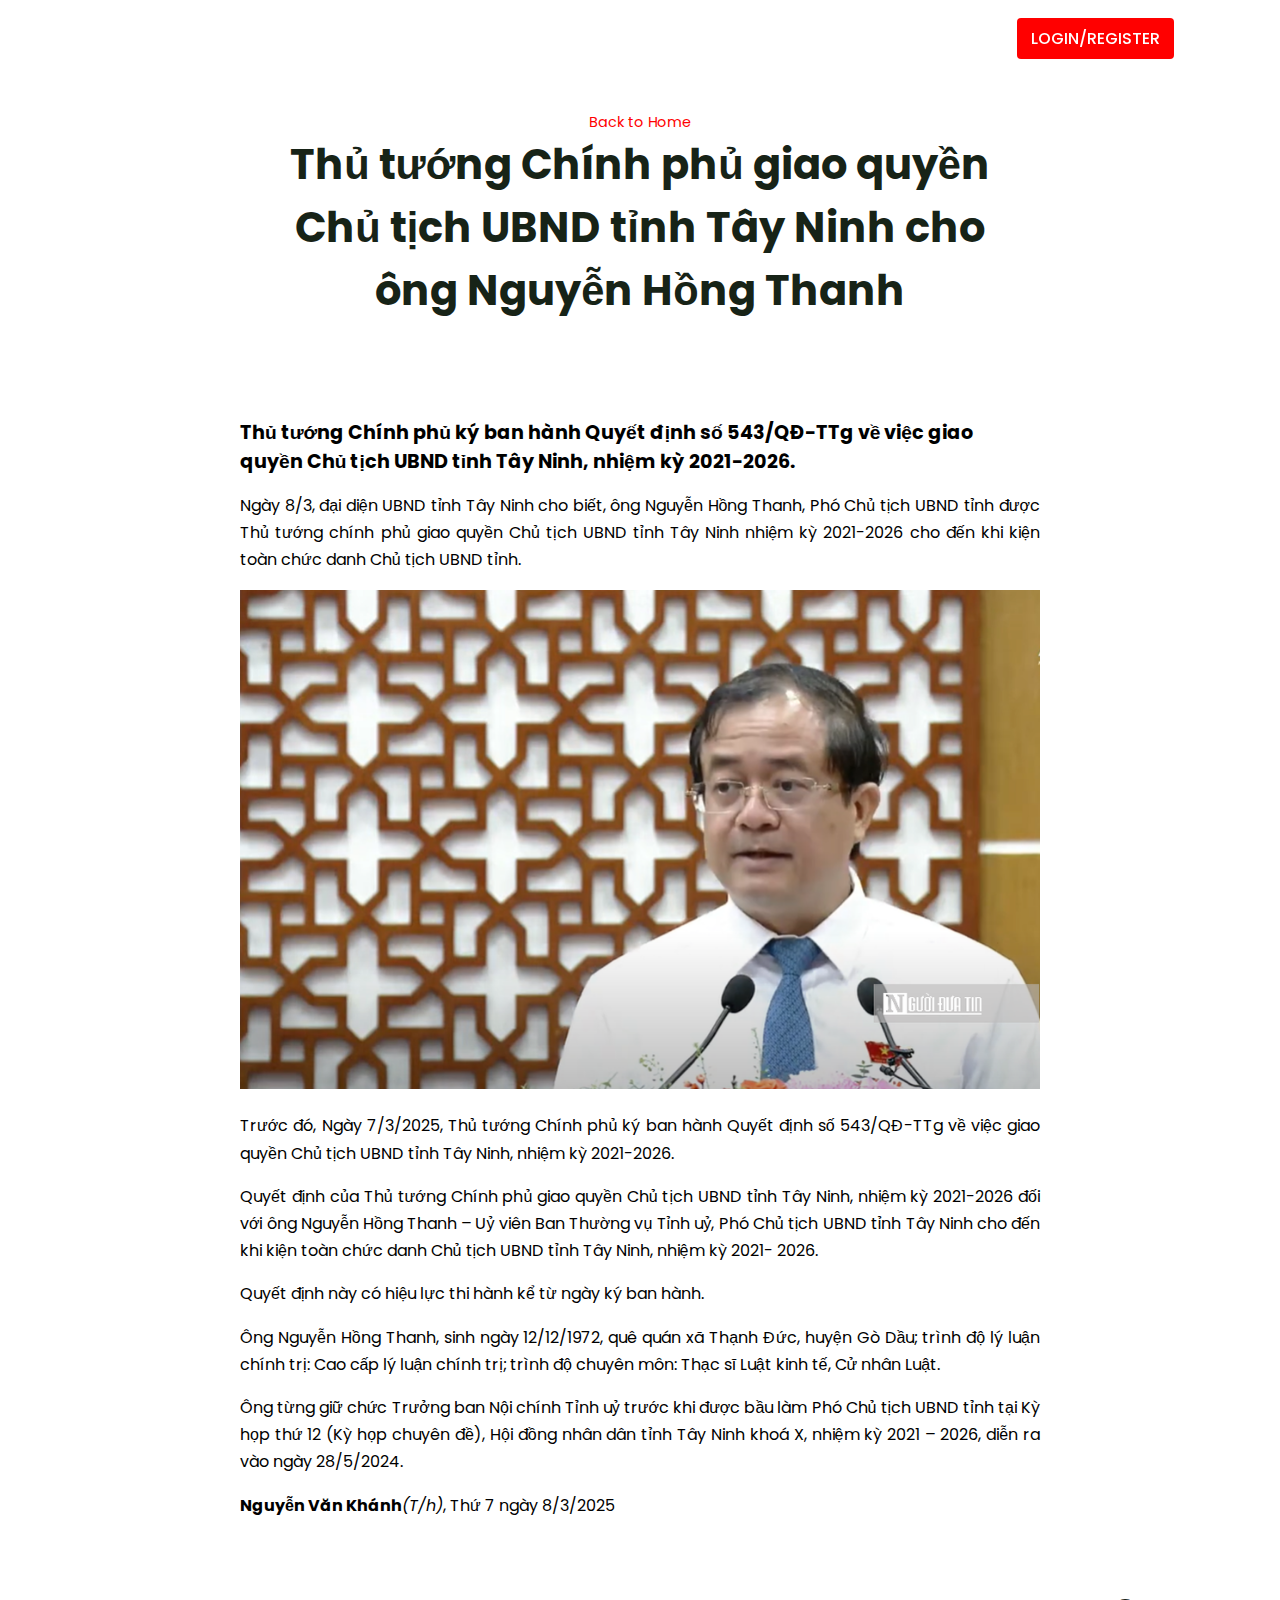
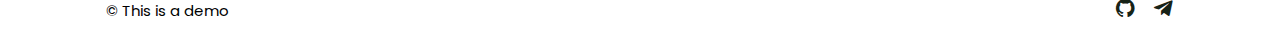
<file: pages/post-page4.html>
<!doctype html>
<html>
    <head>
        <meta charset="utf-8">
        <meta http-equiv="X-UA-Compatible" content="IE-Edge">
        <meta name="viewport" content="width=device-width, initial-scale=1.0">
        <title>Thủ tướng Chính phủ giao quyền Chủ tịch UBND tỉnh Tây Ninh cho ông Nguyễn Hồng Thanh </title>
        <link rel="stylesheet" href="../assets/css/styles.css">
        <link href='https://unpkg.com/boxicons@2.1.4/css/boxicons.min.css' rel='stylesheet'>
        <script src="../assets/js/commentBox.js"></script>
        <link rel="stylesheet" href="../assets/css/commentBox.css">
        <!--JQuery-->
        <script src="https://code.jquery.com/jquery-3.7.1.js" integrity="sha256-eKhayi8LEQwp4NKxN+CfCh+3qOVUtJn3QNZ0TciWLP4=" crossorigin="anonymous"></script>
    </head>
    <body>
        <!--Header-->
        <header>
            <div class="nav container">
                <!--Logo-->
                <a href="../pages/main_function/category.html" class="logo">News Archieve</a>
                <!--Login-->
                <!--<a href="/pages/main_function/login.html" class="login">Login/Register</a>-->
                <!--Login/Welcome-->
                <div id="userGreeting">
                    <a href="../pages/main_function/login.html" class="login" id="loginLink">Login/Register</a>
                </div>
            </div>
        </header>
        <!--Post content-->
        <section class="post-">
            <div class="header-content post-container">
                <a href="../index.html" class="back-home">Back to Home</a>
                <!-- Title -->
                 <h2 class="header-title">Thủ tướng Chính phủ giao quyền Chủ tịch UBND tỉnh Tây Ninh cho ông Nguyễn Hồng Thanh </h2>
        </section>
        <!--Post-->
        <section class="post-container post-container">
            <h2 class="sub-heading"> Thủ tướng Chính phủ ký ban hành Quyết định số 543/QĐ-TTg về việc giao quyền Chủ tịch UBND tỉnh Tây Ninh, nhiệm kỳ 2021-2026. </h2>
            <p class="post-text">Ngày 8/3, đại diện UBND tỉnh Tây Ninh cho biết, ông Nguyễn Hồng Thanh, Phó Chủ tịch UBND tỉnh được Thủ tướng chính phủ giao quyền Chủ tịch UBND tỉnh Tây Ninh nhiệm kỳ 2021-2026 cho đến khi kiện toàn chức danh Chủ tịch UBND tỉnh. </p>
            <img src="../assets/img/edit-hop-hdnh-tinh-tay-ninh4-1733299626199454695276-0-33-571-947-crop-1741429732119747900188.webp">
            <p class="post-text">Trước đó, Ngày 7/3/2025, Thủ tướng Chính phủ ký ban hành Quyết định số 543/QĐ-TTg về việc giao quyền Chủ tịch UBND tỉnh Tây Ninh, nhiệm kỳ 2021-2026.</p>
            <p class="post-text">Quyết định của Thủ tướng Chính phủ giao quyền Chủ tịch UBND tỉnh Tây Ninh, nhiệm kỳ 2021-2026 đối với ông Nguyễn Hồng Thanh – Uỷ viên Ban Thường vụ Tỉnh uỷ, Phó Chủ tịch UBND tỉnh Tây Ninh cho đến khi kiện toàn chức danh Chủ tịch UBND tỉnh Tây Ninh, nhiệm kỳ 2021- 2026.</p>
            <p class="post-text">Quyết định này có hiệu lực thi hành kể từ ngày ký ban hành.</p>
            <p class="post-text">Ông Nguyễn Hồng Thanh, sinh ngày 12/12/1972, quê quán xã Thạnh Đức, huyện Gò Dầu; trình độ lý luận chính trị: Cao cấp lý luận chính trị; trình độ chuyên môn: Thạc sĩ Luật kinh tế, Cử nhân Luật. </p>
            <p class="post-text">Ông từng giữ chức Trưởng ban Nội chính Tỉnh uỷ trước khi được bầu làm Phó Chủ tịch UBND tỉnh tại Kỳ họp thứ 12 (Kỳ họp chuyên đề), Hội đồng nhân dân tỉnh Tây Ninh khoá X, nhiệm kỳ 2021 – 2026, diễn ra vào ngày 28/5/2024.</p>
            <p class="post-text"><span style="font-weight: bold">Nguyễn Văn Khánh</span><span style="font-style: italic">(T/h)</span>,  Thứ 7 ngày 8/3/2025</p>
        </section>
        <section class="comment-section post-container">
            <h2 class="sub-heading">Comments</h2>
            <!-- Comment Input -->
            <textarea id="text-area" placeholder="Write your comment here..." rows="4"></textarea>
            <button id="btn-comment">Submit Comment</button>
            <!-- Comment Display -->
            <div id="comment-box">
                <!-- Comments will be dynamically added here -->
            </div>
        </section>
        <!--Footer-->
        <div class="footer container">
            <p>&#169; This is a demo</p>
            <div class="social">
                <a href="https://github.com/platsaver"><i class="bx bxl-github"></i></a>
                <a href="https://t.me/chonkykind"><i class='bx bxl-telegram' ></i></a>
            </div>
        </div>
        <script src="../assets/js/index.js"></script>
    </body>
</html>
</file>
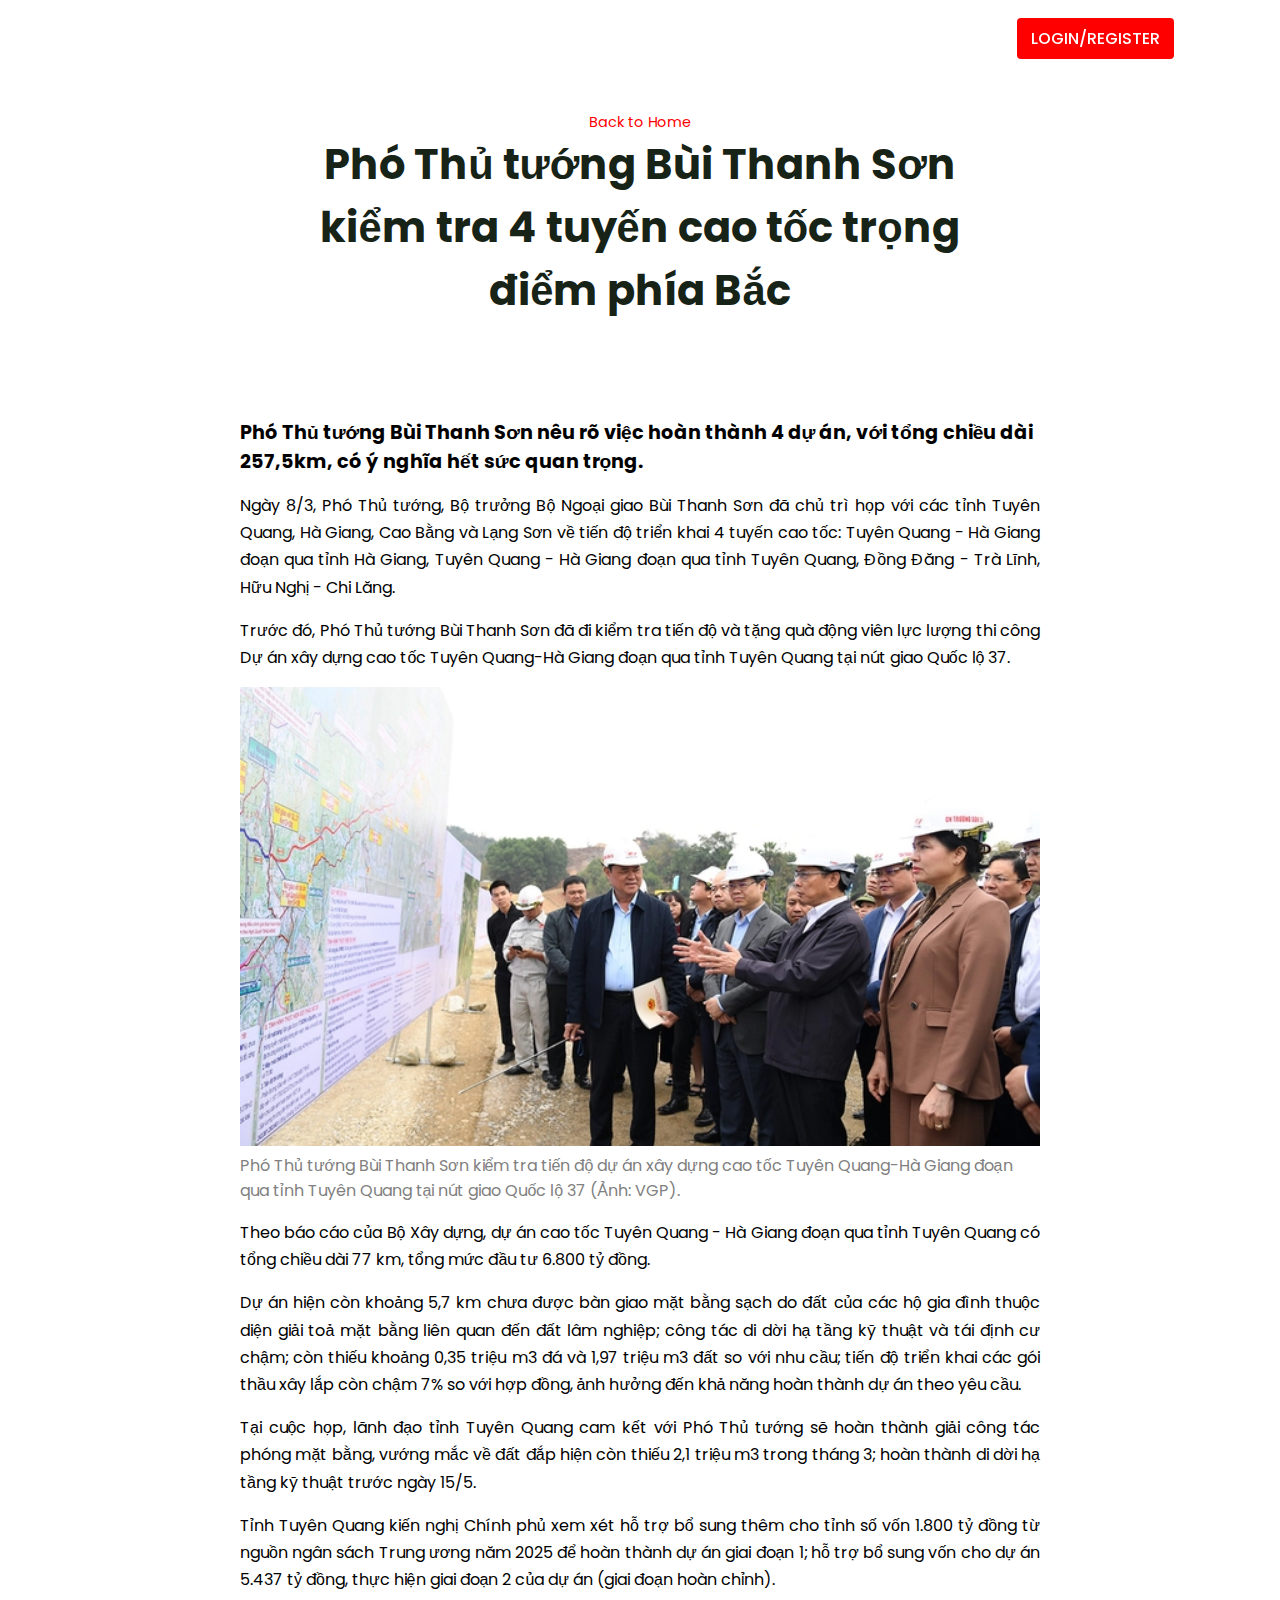
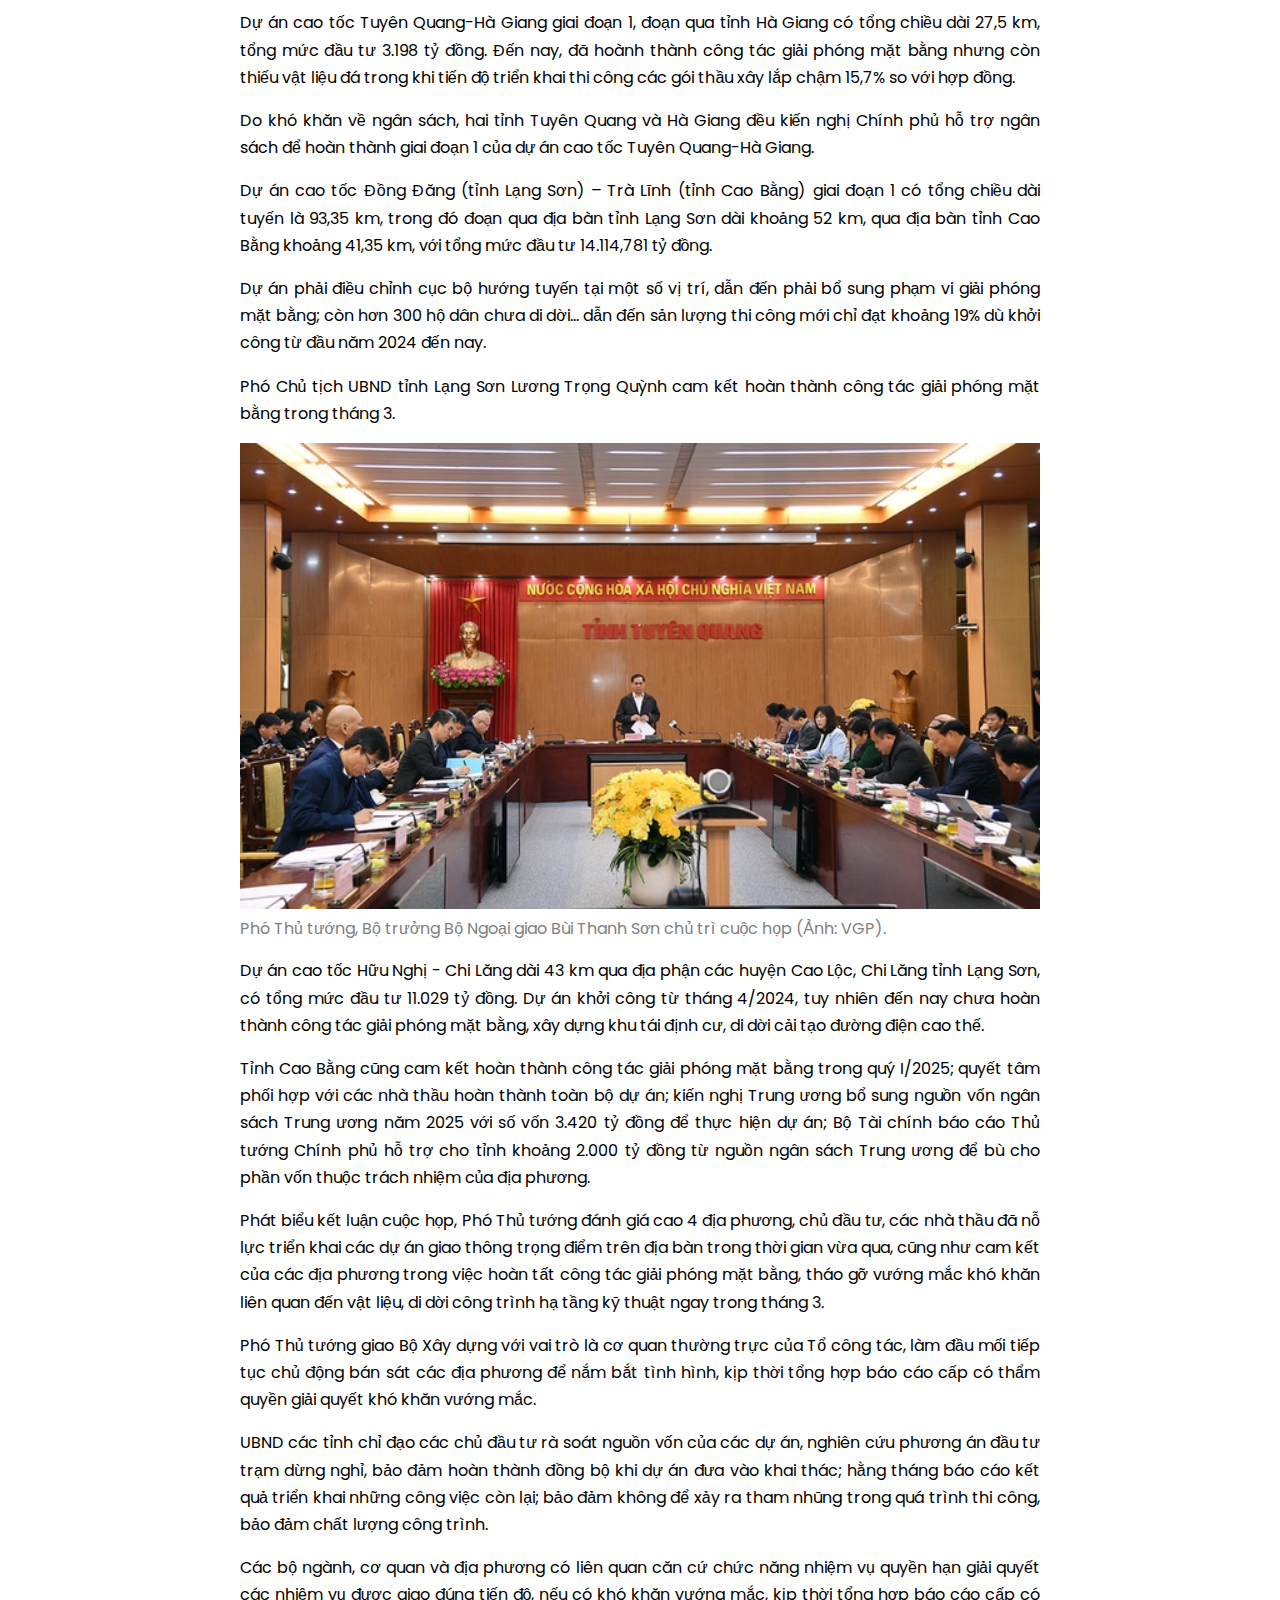
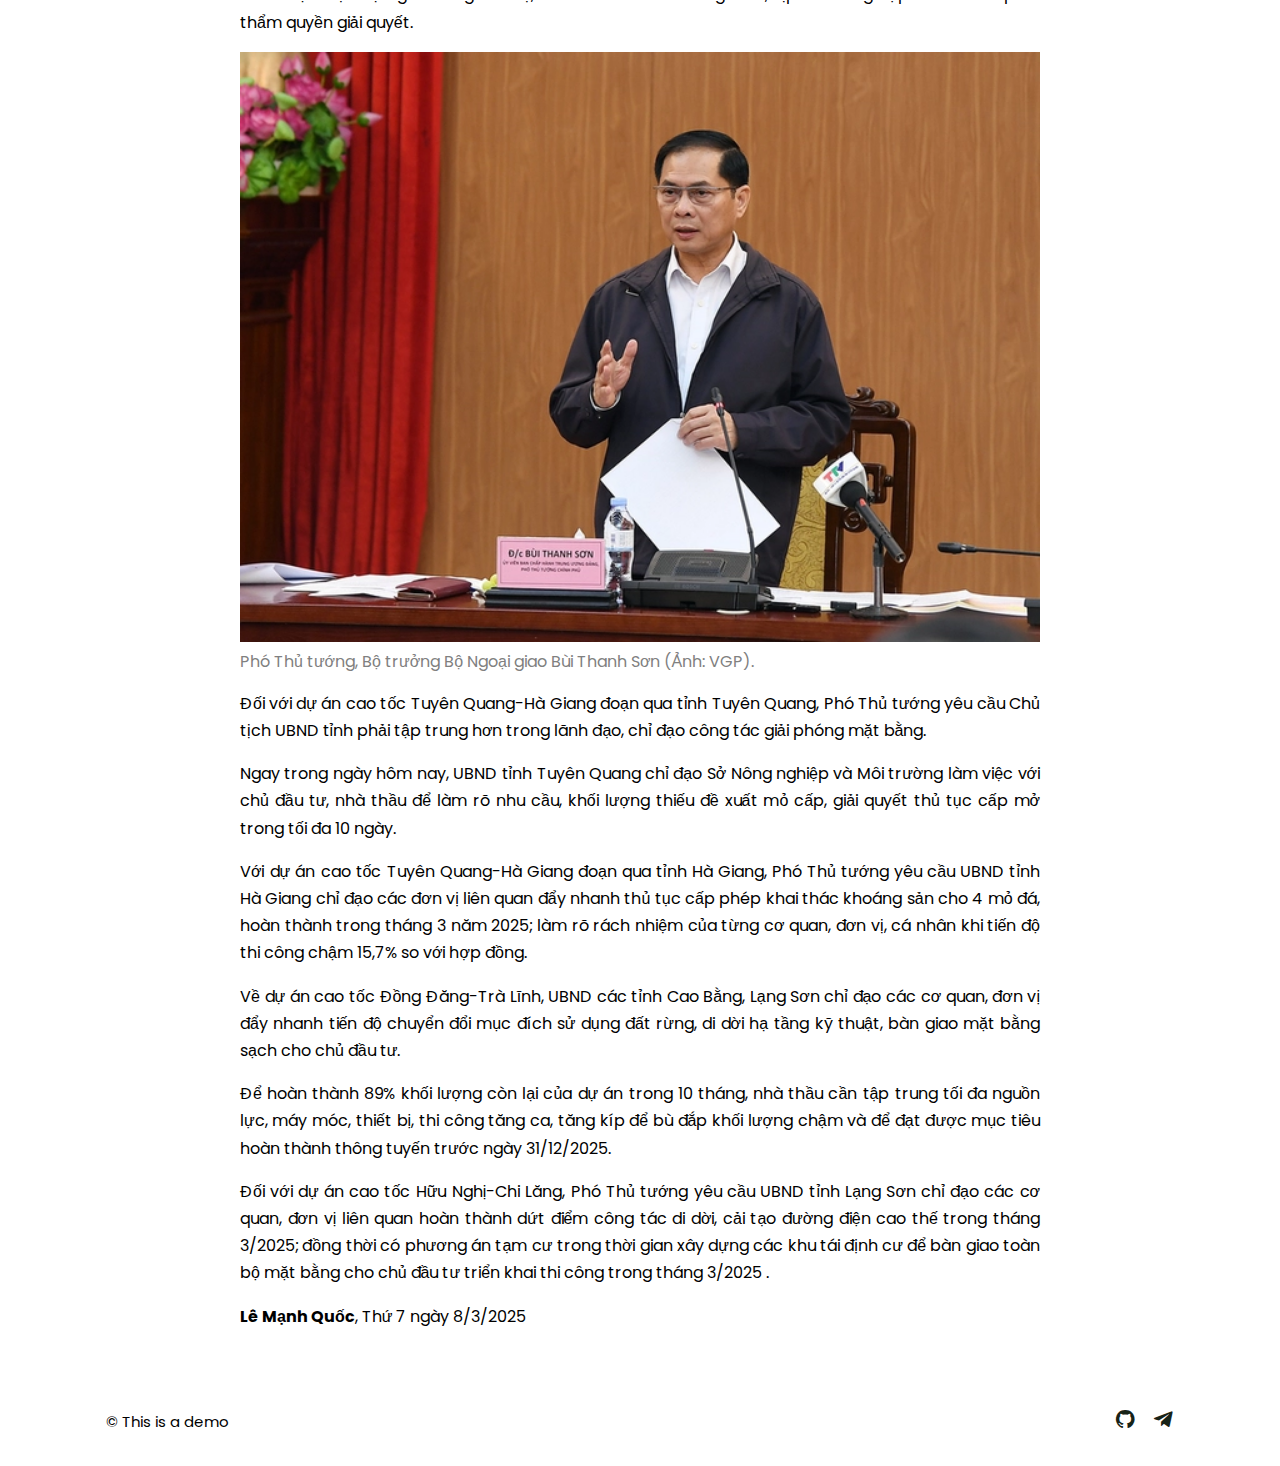
<file: pages/post-page5.html>
<!doctype html>
<html>
    <head>
        <meta charset="utf-8">
        <meta http-equiv="X-UA-Compatible" content="IE-Edge">
        <meta name="viewport" content="width=device-width, initial-scale=1.0">
        <title>Phó Thủ tướng Bùi Thanh Sơn kiểm tra 4 tuyến cao tốc trọng điểm phía Bắc </title>
        <link rel="stylesheet" href="../assets/css/styles.css">
        <link href='https://unpkg.com/boxicons@2.1.4/css/boxicons.min.css' rel='stylesheet'>
        <link rel="stylesheet" href="../assets/css/commentBox.css">
        <script src="../assets/js/commentBox.js"></script>
        <!--JQuery-->
        <script src="https://code.jquery.com/jquery-3.7.1.js" integrity="sha256-eKhayi8LEQwp4NKxN+CfCh+3qOVUtJn3QNZ0TciWLP4=" crossorigin="anonymous"></script>
    </head>
    <body>
        <!--Header-->
        <header>
            <div class="nav container">
                <!--Logo-->
                <a href="./pages/main_function/category.html" class="logo">News Archieve</a>
                <!--Login-->
                <!--<a href="/pages/main_function/login.html" class="login">Login/Register</a>-->
                <!--Login/Welcome-->
                <div id="userGreeting">
                    <a href="../pages/main_function/login.html" class="login" id="loginLink">Login/Register</a>
                </div>
            </div>
        </header>
        <!--Post content-->
        <section class="post-">
            <div class="header-content post-container">
                <a href="../index.html" class="back-home">Back to Home</a>
                <!-- Title -->
                 <h2 class="header-title">Phó Thủ tướng Bùi Thanh Sơn kiểm tra 4 tuyến cao tốc trọng điểm phía Bắc </h2>
        </section>
        <!--Post-->
        <section class="post-container post-container">
            <h2 class="sub-heading">Phó Thủ tướng Bùi Thanh Sơn nêu rõ việc hoàn thành 4 dự án, với tổng chiều dài 257,5km, có ý nghĩa hết sức quan trọng. </h2>
            <p class="post-text">Ngày 8/3, Phó Thủ tướng, Bộ trưởng Bộ Ngoại giao Bùi Thanh Sơn đã chủ trì họp với các tỉnh Tuyên Quang, Hà Giang, Cao Bằng và Lạng Sơn về tiến độ triển khai 4 tuyến cao tốc: Tuyên Quang - Hà Giang đoạn qua tỉnh Hà Giang, Tuyên Quang - Hà Giang đoạn qua tỉnh Tuyên Quang, Đồng Đăng - Trà Lĩnh, Hữu Nghị - Chi Lăng.</p>
            <p class="post-text">Trước đó, Phó Thủ tướng Bùi Thanh Sơn đã đi kiểm tra tiến độ và tặng quà động viên lực lượng thi công Dự án xây dựng cao tốc Tuyên Quang-Hà Giang đoạn qua tỉnh Tuyên Quang tại nút giao Quốc lộ 37.</p>
            <img src="../assets/img/dsc1719-1741412779962554932446-1741415320957-17414153210492056022862.webp">
            <figcaption style="color: gray">Phó Thủ tướng Bùi Thanh Sơn kiểm tra tiến độ dự án xây dựng cao tốc Tuyên Quang-Hà Giang đoạn qua tỉnh Tuyên Quang tại nút giao Quốc lộ 37 (Ảnh: VGP).</figcaption>
            <p class="post-text">Theo báo cáo của Bộ Xây dựng, dự án cao tốc Tuyên Quang - Hà Giang đoạn qua tỉnh Tuyên Quang có tổng chiều dài 77 km, tổng mức đầu tư 6.800 tỷ đồng. </p>
            <p class="post-text">Dự án hiện còn khoảng 5,7 km chưa được bàn giao mặt bằng sạch do đất của các hộ gia đình thuộc diện giải toả mặt bằng liên quan đến đất lâm nghiệp; công tác di dời hạ tầng kỹ thuật và tái định cư chậm; còn thiếu khoảng 0,35 triệu m3 đá và 1,97 triệu m3 đất so với nhu cầu; tiến độ triển khai các gói thầu xây lắp còn chậm 7% so với hợp đồng, ảnh hưởng đến khả năng hoàn thành dự án theo yêu cầu. </p>
            <p class="post-text">Tại cuộc họp, lãnh đạo tỉnh Tuyên Quang cam kết với Phó Thủ tướng sẽ hoàn thành giải công tác phóng mặt bằng, vướng mắc về đất đắp hiện còn thiếu 2,1 triệu m3 trong tháng 3; hoàn thành di dời hạ tầng kỹ thuật trước ngày 15/5.</p>
            <p class="post-text">Tỉnh Tuyên Quang kiến nghị Chính phủ xem xét hỗ trợ bổ sung thêm cho tỉnh số vốn 1.800 tỷ đồng từ nguồn ngân sách Trung ương năm 2025 để hoàn thành dự án giai đoạn 1; hỗ trợ bổ sung vốn cho dự án 5.437 tỷ đồng, thực hiện giai đoạn 2 của dự án (giai đoạn hoàn chỉnh). </p>
            <p class="post-text">Dự án cao tốc Tuyên Quang-Hà Giang giai đoạn 1, đoạn qua tỉnh Hà Giang có tổng chiều dài 27,5 km, tổng mức đầu tư 3.198 tỷ đồng. Đến nay, đã hoành thành công tác giải phóng mặt bằng nhưng còn thiếu vật liệu đá trong khi tiến độ triển khai thi công các gói thầu xây lắp chậm 15,7% so với hợp đồng. </p>
            <p class="post-text">Do khó khăn về ngân sách, hai tỉnh Tuyên Quang và Hà Giang đều kiến nghị Chính phủ hỗ trợ ngân sách để hoàn thành giai đoạn 1 của dự án cao tốc Tuyên Quang-Hà Giang. </p>
            <p class="post-text"> Dự án cao tốc Đồng Đăng (tỉnh Lạng Sơn) – Trà Lĩnh (tỉnh Cao Bằng) giai đoạn 1 có tổng chiều dài tuyến là 93,35 km, trong đó đoạn qua địa bàn tỉnh Lạng Sơn dài khoảng 52 km, qua địa bàn tỉnh Cao Bằng khoảng 41,35 km, với tổng mức đầu tư 14.114,781 tỷ đồng.</p>
            <p class="post-text">Dự án phải điều chỉnh cục bộ hướng tuyến tại một số vị trí, dẫn đến phải bổ sung phạm vi giải phóng mặt bằng; còn hơn 300 hộ dân chưa di dời… dẫn đến sản lượng thi công mới chỉ đạt khoảng 19% dù khởi công từ đầu năm 2024 đến nay. </p>
            <p class="post-text"> Phó Chủ tịch UBND tỉnh Lạng Sơn Lương Trọng Quỳnh cam kết hoàn thành công tác giải phóng mặt bằng trong tháng 3. </p>
            <img src="../assets/img/dsc1817-1741412780903791480466-1741415320370-1741415320489496373435.webp">
            <figcaption style="color: gray">Phó Thủ tướng, Bộ trưởng Bộ Ngoại giao Bùi Thanh Sơn chủ trì cuộc họp (Ảnh: VGP). </figcaption>
            <p class="post-text">Dự án cao tốc Hữu Nghị - Chi Lăng dài 43 km qua địa phận các huyện Cao Lộc, Chi Lăng tỉnh Lạng Sơn, có tổng mức đầu tư 11.029 tỷ đồng. Dự án khởi công từ tháng 4/2024, tuy nhiên đến nay chưa hoàn thành công tác giải phóng mặt bằng, xây dựng khu tái định cư, di dời cải tạo đường điện cao thế. </p>
            <p class="post-text">Tỉnh Cao Bằng cũng cam kết hoàn thành công tác giải phóng mặt bằng trong quý I/2025; quyết tâm phối hợp với các nhà thầu hoàn thành toàn bộ dự án; kiến nghị Trung ương bổ sung nguồn vốn ngân sách Trung ương năm 2025 với số vốn 3.420 tỷ đồng để thực hiện dự án; Bộ Tài chính báo cáo Thủ tướng Chính phủ hỗ trợ cho tỉnh khoảng 2.000 tỷ đồng từ nguồn ngân sách Trung ương để bù cho phần vốn thuộc trách nhiệm của địa phương. </p>
            <p class="post-text">Phát biểu kết luận cuộc họp, Phó Thủ tướng đánh giá cao 4 địa phương, chủ đầu tư, các nhà thầu đã nỗ lực triển khai các dự án giao thông trọng điểm trên địa bàn trong thời gian vừa qua, cũng như cam kết của các địa phương trong việc hoàn tất công tác giải phóng mặt bằng, tháo gỡ vướng mắc khó khăn liên quan đến vật liệu, di dời công trình hạ tầng kỹ thuật ngay trong tháng 3. </p>
            <p class="post-text">Phó Thủ tướng giao Bộ Xây dựng với vai trò là cơ quan thường trực của Tổ công tác, làm đầu mối tiếp tục chủ động bán sát các địa phương để nắm bắt tình hình, kịp thời tổng hợp báo cáo cấp có thẩm quyền giải quyết khó khăn vướng mắc. </p>
            <p class="post-text">UBND các tỉnh chỉ đạo các chủ đầu tư rà soát nguồn vốn của các dự án, nghiên cứu phương án đầu tư trạm dừng nghỉ, bảo đảm hoàn thành đồng bộ khi dự án đưa vào khai thác; hằng tháng báo cáo kết quả triển khai những công việc còn lại; bảo đảm không để xảy ra tham nhũng trong quá trình thi công, bảo đảm chất lượng công trình. </p>
            <p class="post-text">Các bộ ngành, cơ quan và địa phương có liên quan căn cứ chức năng nhiệm vụ quyền hạn giải quyết các nhiệm vụ được giao đúng tiến độ, nếu có khó khăn vướng mắc, kịp thời tổng hợp báo cáo cấp có thẩm quyền giải quyết. </p>
            <img src="../assets/img/dsc1818-174141278109165624059-1741415319294-17414153195801749347269.webp">
            <figcaption style="color: gray">Phó Thủ tướng, Bộ trưởng Bộ Ngoại giao Bùi Thanh Sơn (Ảnh: VGP). </figcaption>
            <p class="post-text">Đối với dự án cao tốc Tuyên Quang-Hà Giang đoạn qua tỉnh Tuyên Quang, Phó Thủ tướng yêu cầu Chủ tịch UBND tỉnh phải tập trung hơn trong lãnh đạo, chỉ đạo công tác giải phóng mặt bằng. </p>
            <p class="post-text"> Ngay trong ngày hôm nay, UBND tỉnh Tuyên Quang chỉ đạo Sở Nông nghiệp và Môi trường làm việc với chủ đầu tư, nhà thầu để làm rõ nhu cầu, khối lượng thiếu đề xuất mỏ cấp, giải quyết thủ tục cấp mở trong tối đa 10 ngày. </p>
            <p class="post-text">Với dự án cao tốc Tuyên Quang-Hà Giang đoạn qua tỉnh Hà Giang, Phó Thủ tướng yêu cầu UBND tỉnh Hà Giang chỉ đạo các đơn vị liên quan đẩy nhanh thủ tục cấp phép khai thác khoáng sản cho 4 mỏ đá, hoàn thành trong tháng 3 năm 2025; làm rõ rách nhiệm của từng cơ quan, đơn vị, cá nhân khi tiến độ thi công chậm 15,7% so với hợp đồng. </p>
            <p class="post-text">Về dự án cao tốc Đồng Đăng-Trà Lĩnh, UBND các tỉnh Cao Bằng, Lạng Sơn chỉ đạo các cơ quan, đơn vị đẩy nhanh tiến độ chuyển đổi mục đích sử dụng đất rừng, di dời hạ tầng kỹ thuật, bàn giao mặt bằng sạch cho chủ đầu tư. </p>
            <p class="post-text">Để hoàn thành 89% khối lượng còn lại của dự án trong 10 tháng, nhà thầu cần tập trung tối đa nguồn lực, máy móc, thiết bị, thi công tăng ca, tăng kíp để bù đắp khối lượng chậm và để đạt được mục tiêu hoàn thành thông tuyến trước ngày 31/12/2025. </p>
            <p class="post-text">Đối với dự án cao tốc Hữu Nghị-Chi Lăng, Phó Thủ tướng yêu cầu UBND tỉnh Lạng Sơn chỉ đạo các cơ quan, đơn vị liên quan hoàn thành dứt điểm công tác di dời, cải tạo đường điện cao thế trong tháng 3/2025; đồng thời có phương án tạm cư trong thời gian xây dựng các khu tái định cư để bàn giao toàn bộ mặt bằng cho chủ đầu tư triển khai thi công trong tháng 3/2025 .</p>
            <p class="post-text"><span style="font-weight: bold">Lê Mạnh Quốc</span>, Thứ 7 ngày 8/3/2025</p>
        </section>
        <section class="comment-section post-container">
            <h2 class="sub-heading">Comments</h2>
            <!-- Comment Input -->
            <textarea id="text-area" placeholder="Write your comment here..." rows="4"></textarea>
            <button id="btn-comment">Submit Comment</button>
            <!-- Comment Display -->
            <div id="comment-box">
                <!-- Comments will be dynamically added here -->
            </div>
        </section>
        <!--Footer-->
        <div class="footer container">
            <p>&#169; This is a demo</p>
            <div class="social">
                <a href="https://github.com/platsaver"><i class="bx bxl-github"></i></a>
                <a href="https://t.me/chonkykind"><i class='bx bxl-telegram' ></i></a>
            </div>
        </div>
        <script src="../assets/js/index.js"></script>
    </body>
</html>
</file>
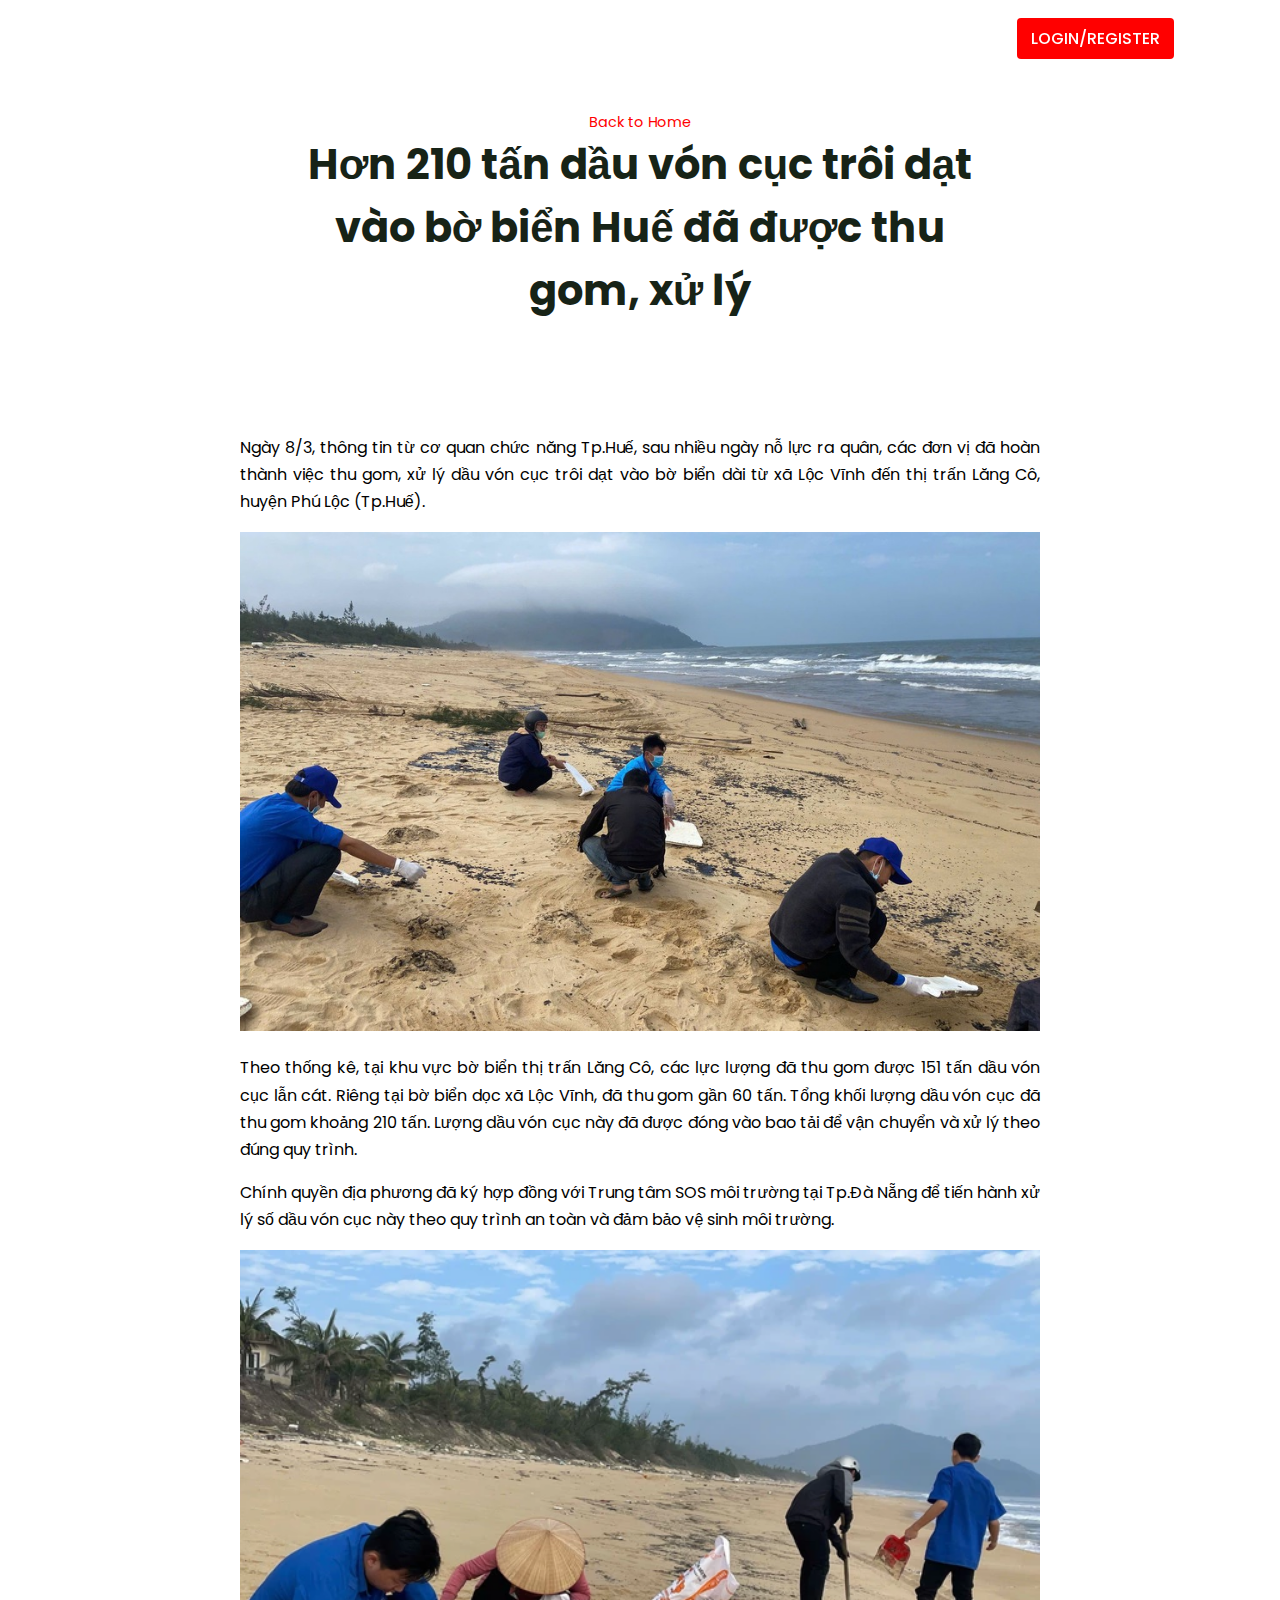
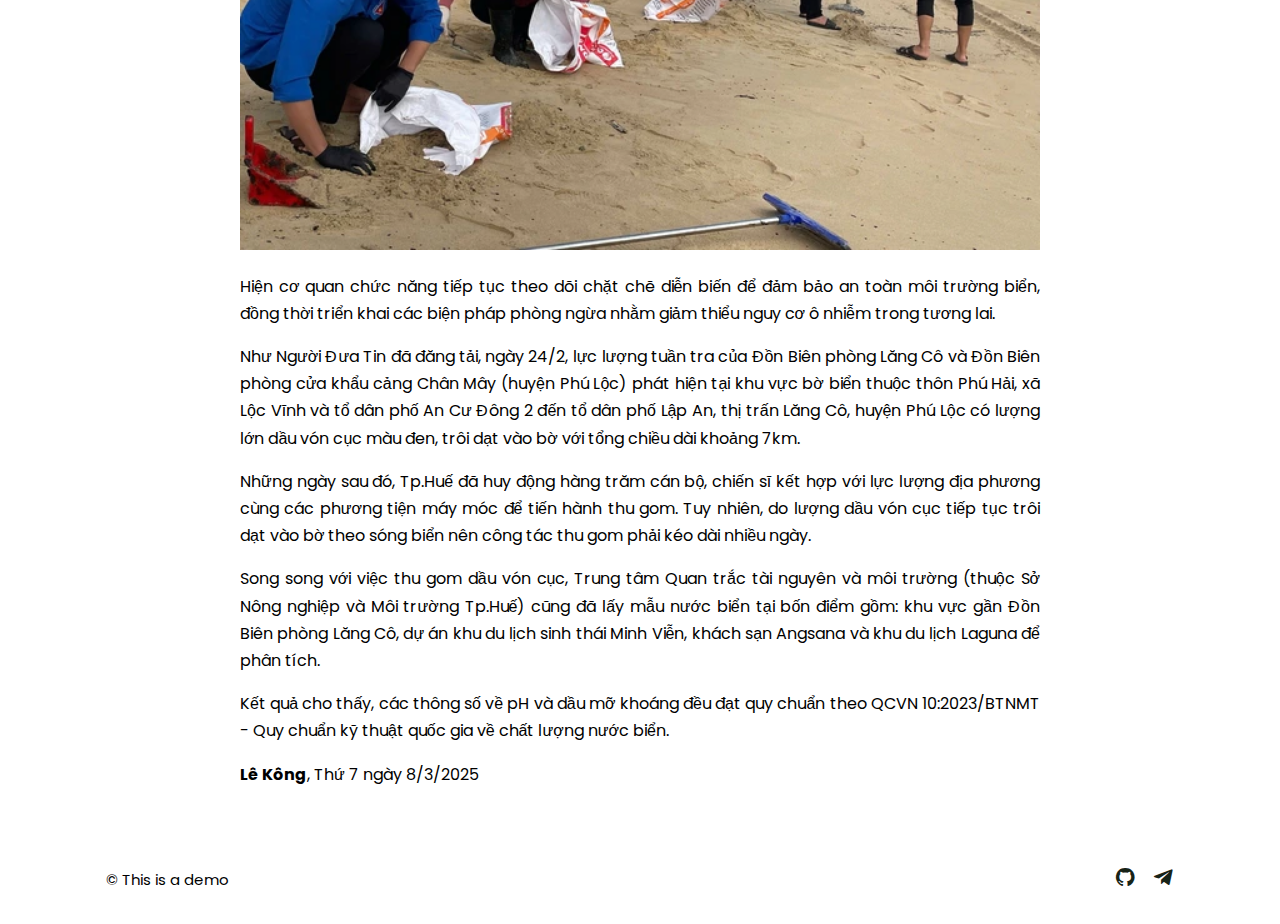
<file: pages/post-page6.html>
<!doctype html>
<html>
    <head>
        <meta charset="utf-8">
        <meta http-equiv="X-UA-Compatible" content="IE-Edge">
        <meta name="viewport" content="width=device-width, initial-scale=1.0">
        <title>Hơn 210 tấn dầu vón cục trôi dạt vào bờ biển Huế đã được thu gom, xử lý </title>
        <link rel="stylesheet" href="../assets/css/styles.css">
        <link href='https://unpkg.com/boxicons@2.1.4/css/boxicons.min.css' rel='stylesheet'>
        <link rel="stylesheet" href="../assets/css/commentBox.css">
        <script src="../assets/js/commentBox.js"></script>
        <!--JQuery-->
        <script src="https://code.jquery.com/jquery-3.7.1.js" integrity="sha256-eKhayi8LEQwp4NKxN+CfCh+3qOVUtJn3QNZ0TciWLP4=" crossorigin="anonymous"></script>
    </head>
    <body>
        <!--Header-->
        <header>
            <div class="nav container">
                <!--Logo-->
                <a href="../pages/main_function/category.html" class="logo">News Archieve</a>
                <!--Login-->
                <!--<a href="/pages/main_function/login.html" class="login">Login/Register</a>-->
                <!--Login/Welcome-->
                <div id="userGreeting">
                    <a href="../pages/main_function/login.html" class="login" id="loginLink">Login/Register</a>
                </div>
            </div>
        </header>
        <!--Post content-->
        <section class="post-">
            <div class="header-content post-container">
                <a href="../index.html" class="back-home">Back to Home</a>
                <!-- Title -->
                 <h2 class="header-title">Hơn 210 tấn dầu vón cục trôi dạt vào bờ biển Huế đã được thu gom, xử lý </h2>
        </section>
        <!--Post-->
        <section class="post-container post-container">
            <p class="post-text">Ngày 8/3, thông tin từ cơ quan chức năng Tp.Huế, sau nhiều ngày nỗ lực ra quân, các đơn vị đã hoàn thành việc thu gom, xử lý dầu vón cục trôi dạt vào bờ biển dài từ xã Lộc Vĩnh đến thị trấn Lăng Cô, huyện Phú Lộc (Tp.Huế).</p>
            <img src="../assets/img/dau-von-cuc-hue334-17414222167781693370838-137-0-1417-2048-crop-1741422293423342885633.jpg">
            <p class="post-text">Theo thống kê, tại khu vực bờ biển thị trấn Lăng Cô, các lực lượng đã thu gom được 151 tấn dầu vón cục lẫn cát. Riêng tại bờ biển dọc xã Lộc Vĩnh, đã thu gom gần 60 tấn. Tổng khối lượng dầu vón cục đã thu gom khoảng 210 tấn. Lượng dầu vón cục này đã được đóng vào bao tải để vận chuyển và xử lý theo đúng quy trình.</p>
            <p class="post-text">Chính quyền địa phương đã ký hợp đồng với Trung tâm SOS môi trường tại Tp.Đà Nẵng để tiến hành xử lý số dầu vón cục này theo quy trình an toàn và đảm bảo vệ sinh môi trường.</p>
            <img src="../assets/img/dau-von-cuc-hue123-17414222167361559903515.webp">
            <p class="post-text">Hiện cơ quan chức năng tiếp tục theo dõi chặt chẽ diễn biến để đảm bảo an toàn môi trường biển, đồng thời triển khai các biện pháp phòng ngừa nhằm giảm thiểu nguy cơ ô nhiễm trong tương lai.</p>
            <p class="post-text">Như Người Đưa Tin đã đăng tải, ngày 24/2, lực lượng tuần tra của Đồn Biên phòng Lăng Cô và Đồn Biên phòng cửa khẩu cảng Chân Mây (huyện Phú Lộc) phát hiện tại khu vực bờ biển thuộc thôn Phú Hải, xã Lộc Vĩnh và tổ dân phố An Cư Đông 2 đến tổ dân phố Lập An, thị trấn Lăng Cô, huyện Phú Lộc có lượng lớn dầu vón cục màu đen, trôi dạt vào bờ với tổng chiều dài khoảng 7km.</p>
            <p class="post-text">Những ngày sau đó, Tp.Huế đã huy động hàng trăm cán bộ, chiến sĩ kết hợp với lực lượng địa phương cùng các phương tiện máy móc để tiến hành thu gom. Tuy nhiên, do lượng dầu vón cục tiếp tục trôi dạt vào bờ theo sóng biển nên công tác thu gom phải kéo dài nhiều ngày.</p>
            <p class="post-text">Song song với việc thu gom dầu vón cục, Trung tâm Quan trắc tài nguyên và môi trường (thuộc Sở Nông nghiệp và Môi trường Tp.Huế) cũng đã lấy mẫu nước biển tại bốn điểm gồm: khu vực gần Đồn Biên phòng Lăng Cô, dự án khu du lịch sinh thái Minh Viễn, khách sạn Angsana và khu du lịch Laguna để phân tích.</p>
            <p class="post-text">Kết quả cho thấy, các thông số về pH và dầu mỡ khoáng đều đạt quy chuẩn theo QCVN 10:2023/BTNMT - Quy chuẩn kỹ thuật quốc gia về chất lượng nước biển.</p>
            <p class="post-text"><span style="font-weight: bold">Lê Kông</span>, Thứ 7 ngày 8/3/2025</p>
        </section>
        <section class="comment-section post-container">
            <h2 class="sub-heading">Comments</h2>
            <!-- Comment Input -->
            <textarea id="text-area" placeholder="Write your comment here..." rows="4"></textarea>
            <button id="btn-comment">Submit Comment</button>
            <!-- Comment Display -->
            <div id="comment-box">
                <!-- Comments will be dynamically added here -->
            </div>
        </section>
        <!--Footer-->
        <div class="footer container">
            <p>&#169; This is a demo</p>
            <div class="social">
                <a href="https://github.com/platsaver"><i class="bx bxl-github"></i></a>
                <a href="https://t.me/chonkykind"><i class='bx bxl-telegram' ></i></a>
            </div>
        </div>
        <script src="../assets/js/index.js"></script>
    </body>
</html>
</file>
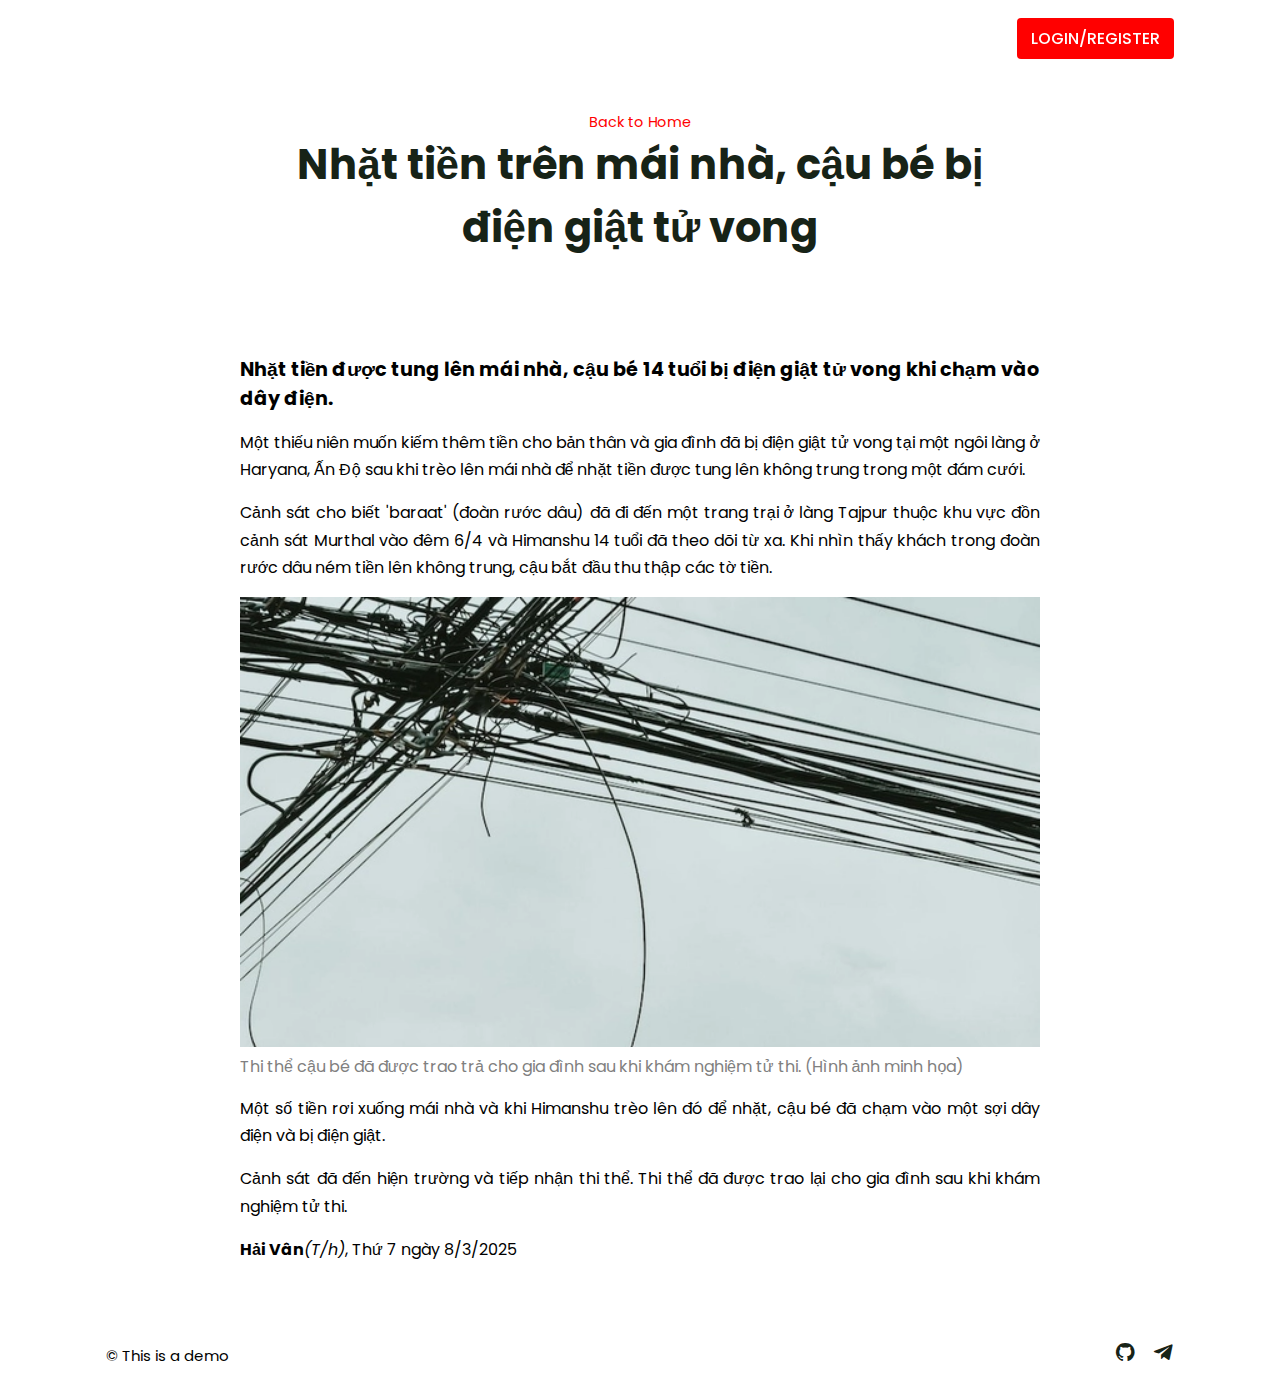
<file: pages/post-page7.html>
<!doctype html>
<html>
    <head>
        <meta charset="utf-8">
        <meta http-equiv="X-UA-Compatible" content="IE-Edge">
        <meta name="viewport" content="width=device-width, initial-scale=1.0">
        <title> Nhặt tiền trên mái nhà, cậu bé bị điện giật tử vong</title>
        <link rel="stylesheet" href="../assets/css/styles.css">
        <link href='https://unpkg.com/boxicons@2.1.4/css/boxicons.min.css' rel='stylesheet'>
        <link rel="stylesheet" href="../assets/css/commentBox.css">
        <script src="../assets/js/commentBox.js"></script>
        <!--JQuery-->
        <script src="https://code.jquery.com/jquery-3.7.1.js" integrity="sha256-eKhayi8LEQwp4NKxN+CfCh+3qOVUtJn3QNZ0TciWLP4=" crossorigin="anonymous"></script>
    </head>
    <body>
        <!--Header-->
        <header>
            <div class="nav container">
                <!--Logo-->
                <a href="../pages/main_function/category.html" class="logo">News Archieve</a>
                <!--Login-->
                <!--<a href="/pages/main_function/login.html" class="login">Login/Register</a>-->
                <!--Login/Welcome-->
                <div id="userGreeting">
                    <a href="../pages/main_function/login.html" class="login" id="loginLink">Login/Register</a>
                </div>
            </div>
        </header>
        <!--Post content-->
        <section class="post-">
            <div class="header-content post-container">
                <a href="../index.html" class="back-home">Back to Home</a>
                <!-- Title -->
                 <h2 class="header-title"> Nhặt tiền trên mái nhà, cậu bé bị điện giật tử vong</h2>
        </section>
        <!--Post-->
        <section class="post-container post-container">
            <h2 class="sub-heading">Nhặt tiền được tung lên mái nhà, cậu bé 14 tuổi bị điện giật tử vong khi chạm vào dây điện. </h2>
            <p class="post-text">Một thiếu niên muốn kiếm thêm tiền cho bản thân và gia đình đã bị điện giật tử vong tại một ngôi làng ở Haryana, Ấn Độ sau khi trèo lên mái nhà để nhặt tiền được tung lên không trung trong một đám cưới.</p>
            <p class="post-text">Cảnh sát cho biết 'baraat' (đoàn rước dâu) đã đi đến một trang trại ở làng Tajpur thuộc khu vực đồn cảnh sát Murthal vào đêm 6/4 và Himanshu 14 tuổi đã theo dõi từ xa. Khi nhìn thấy khách trong đoàn rước dâu ném tiền lên không trung, cậu bắt đầu thu thập các tờ tiền.</p>
            <img src="../assets/img/nhat-tien-17414339622911431794436.webp">
            <figcaption style="color: gray">Thi thể cậu bé đã được trao trả cho gia đình sau khi khám nghiệm tử thi. (Hình ảnh minh họa)</figcaption>
            <p class="post-text">Một số tiền rơi xuống mái nhà và khi Himanshu trèo lên đó để nhặt, cậu bé đã chạm vào một sợi dây điện và bị điện giật.</p>
            <p class="post-text">Cảnh sát đã đến hiện trường và tiếp nhận thi thể. Thi thể đã được trao lại cho gia đình sau khi khám nghiệm tử thi.</p>
            <p class="post-text"><span style="font-weight: bold">Hải Vân</span><span style="font-style: italic">(T/h)</span>, Thứ 7 ngày 8/3/2025</p>
        </section>
        <section class="comment-section post-container">
            <h2 class="sub-heading">Comments</h2>
            <!-- Comment Input -->
            <textarea id="text-area" placeholder="Write your comment here..." rows="4"></textarea>
            <button id="btn-comment">Submit Comment</button>
            <!-- Comment Display -->
            <div id="comment-box">
                <!-- Comments will be dynamically added here -->
            </div>
        </section>
        <!--Footer-->
        <div class="footer container">
            <p>&#169; This is a demo</p>
            <div class="social">
                <a href="https://github.com/platsaver"><i class="bx bxl-github"></i></a>
                <a href="https://t.me/chonkykind"><i class='bx bxl-telegram' ></i></a>
            </div>
        </div>
        <script src="../assets/js/index.js"></script>
    </body>
</html>
</file>
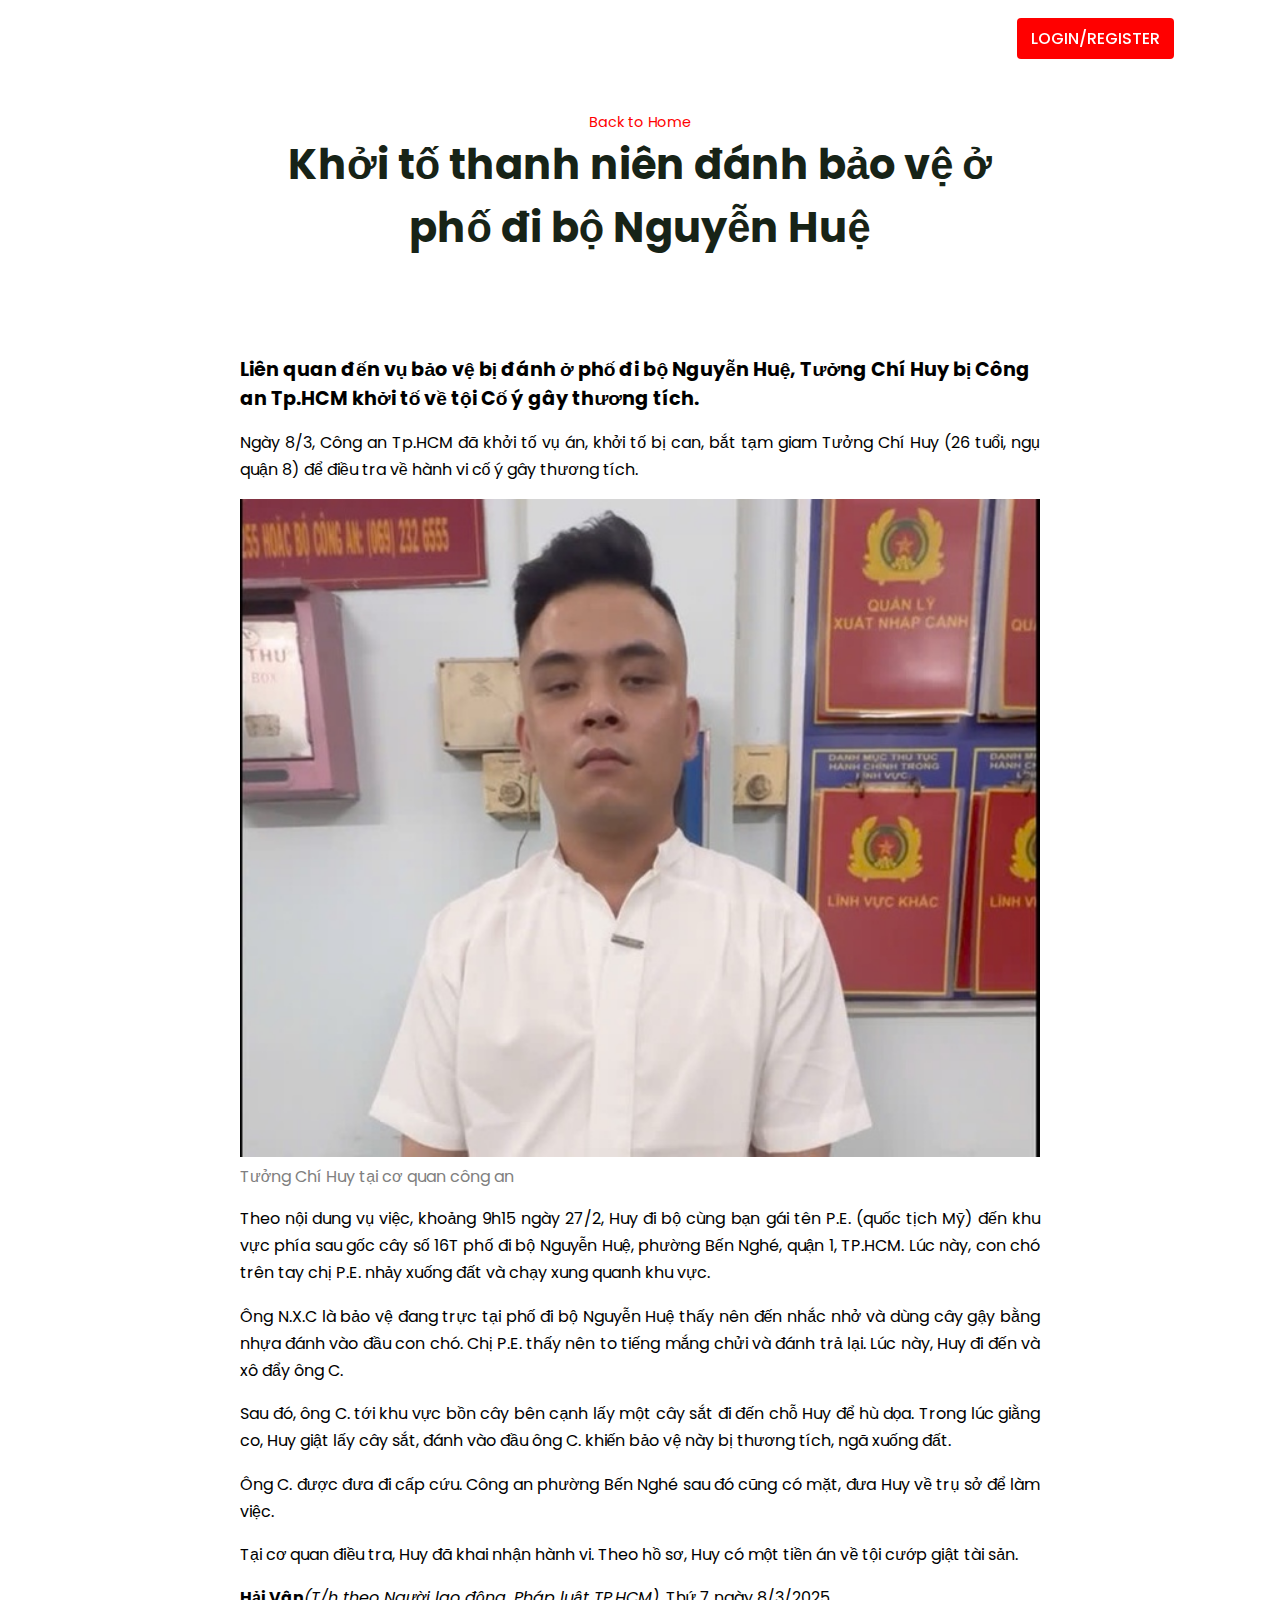
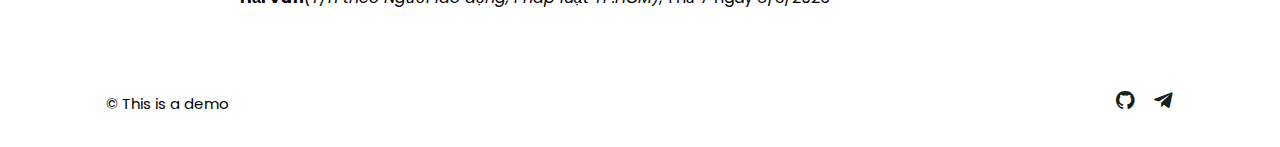
<file: pages/post-page8.html>
<!doctype html>
<html>
    <head>
        <meta charset="utf-8">
        <meta http-equiv="X-UA-Compatible" content="IE-Edge">
        <meta name="viewport" content="width=device-width, initial-scale=1.0">
        <title>Khởi tố thanh niên đánh bảo vệ ở phố đi bộ Nguyễn Huệ</title>
        <link rel="stylesheet" href="../assets/css/styles.css">
        <link href='https://unpkg.com/boxicons@2.1.4/css/boxicons.min.css' rel='stylesheet'>
        <link rel="stylesheet" href="../assets/css/commentBox.css">
        <script src="../assets/js/commentBox.js"></script>
        <!--JQuery-->
        <script src="https://code.jquery.com/jquery-3.7.1.js" integrity="sha256-eKhayi8LEQwp4NKxN+CfCh+3qOVUtJn3QNZ0TciWLP4=" crossorigin="anonymous"></script>
    </head>
    <body>
        <!--Header-->
        <header>
            <div class="nav container">
                <!--Logo-->
                <a href="../pages/main_function/category.html" class="logo">News Archieve</a>
                <!--Login-->
                <!--<a href="/pages/main_function/login.html" class="login">Login/Register</a>-->
                <!--Login/Welcome-->
                <div id="userGreeting">
                    <a href="../pages/main_function/login.html" class="login" id="loginLink">Login/Register</a>
                </div>
            </div>
        </header>
        <!--Post content-->
        <section class="post-">
            <div class="header-content post-container">
                <a href="../index.html" class="back-home">Back to Home</a>
                <!-- Title -->
                 <h2 class="header-title">Khởi tố thanh niên đánh bảo vệ ở phố đi bộ Nguyễn Huệ</h2>
        </section>
        <!--Post-->
        <section class="post-container post-container">
            <h2 class="sub-heading">Liên quan đến vụ bảo vệ bị đánh ở phố đi bộ Nguyễn Huệ, Tưởng Chí Huy bị Công an Tp.HCM khởi tố về tội Cố ý gây thương tích. </h2>
            <p class="post-text">Ngày 8/3, Công an Tp.HCM đã khởi tố vụ án, khởi tố bị can, bắt tạm giam Tưởng Chí Huy (26 tuổi, ngụ quận 8) để điều tra về hành vi cố ý gây thương tích.</p>
            <img src="../assets/img/danh-nguoi-1741432907125925685705.jpg" alt="">
            <figcaption style="color: gray">Tưởng Chí Huy tại cơ quan công an</figcaption>
            <p class="post-text">Theo nội dung vụ việc, khoảng 9h15 ngày 27/2, Huy đi bộ cùng bạn gái tên P.E. (quốc tịch Mỹ) đến khu vực phía sau gốc cây số 16T phố đi bộ Nguyễn Huệ, phường Bến Nghé, quận 1, TP.HCM. Lúc này, con chó trên tay chị P.E. nhảy xuống đất và chạy xung quanh khu vực.</p>
            <p class="post-text">Ông N.X.C là bảo vệ đang trực tại phố đi bộ Nguyễn Huệ thấy nên đến nhắc nhở và dùng cây gậy bằng nhựa đánh vào đầu con chó. Chị P.E. thấy nên to tiếng mắng chửi và đánh trả lại. Lúc này, Huy đi đến và xô đẩy ông C.</p>
            <p class="post-text">Sau đó, ông C. tới khu vực bồn cây bên cạnh lấy một cây sắt đi đến chỗ Huy để hù dọa. Trong lúc giằng co, Huy giật lấy cây sắt, đánh vào đầu ông C. khiến bảo vệ này bị thương tích, ngã xuống đất.</p>
            <p class="post-text">Ông C. được đưa đi cấp cứu. Công an phường Bến Nghé sau đó cũng có mặt, đưa Huy về trụ sở để làm việc.</p>
            <p class="post-text">Tại cơ quan điều tra, Huy đã khai nhận hành vi. Theo hồ sơ, Huy có một tiền án về tội cướp giật tài sản.</p>
            <p class="post-text"><span style="font-weight: bold">Hải Vân</span><span style="font-style: italic">(T/h theo Người lao động, Pháp luật TP.HCM)</span>, Thứ 7 ngày 8/3/2025</p>
        </section>
        <section class="comment-section post-container">
            <h2 class="sub-heading">Comments</h2>
            <!-- Comment Input -->
            <textarea id="text-area" placeholder="Write your comment here..." rows="4"></textarea>
            <button id="btn-comment">Submit Comment</button>
            <!-- Comment Display -->
            <div id="comment-box">
                <!-- Comments will be dynamically added here -->
            </div>
        </section>
        <!--Footer-->
        <div class="footer container">
            <p>&#169; This is a demo</p>
            <div class="social">
                <a href="https://github.com/platsaver"><i class="bx bxl-github"></i></a>
                <a href="https://t.me/chonkykind"><i class='bx bxl-telegram' ></i></a>
            </div>
        </div>
        <script src="../assets/js/index.js"></script>
    </body>
</html>
</file>
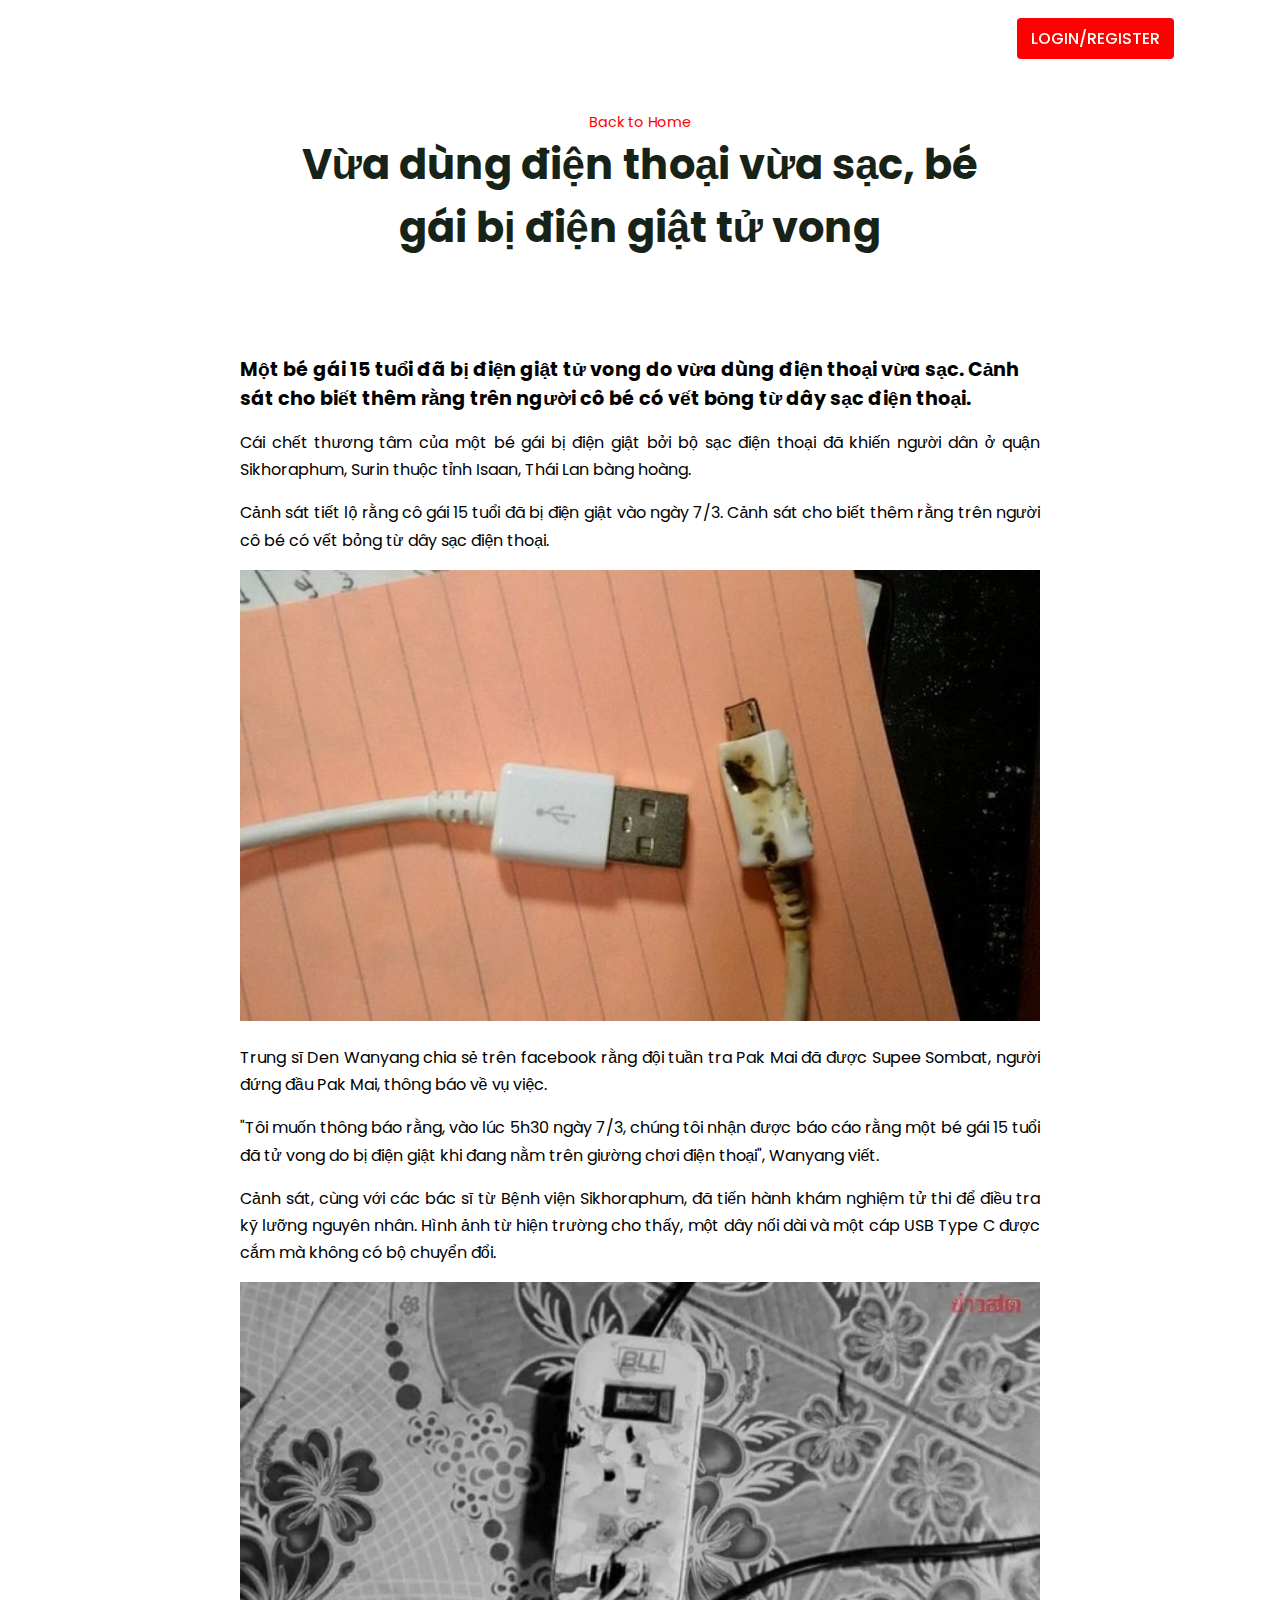
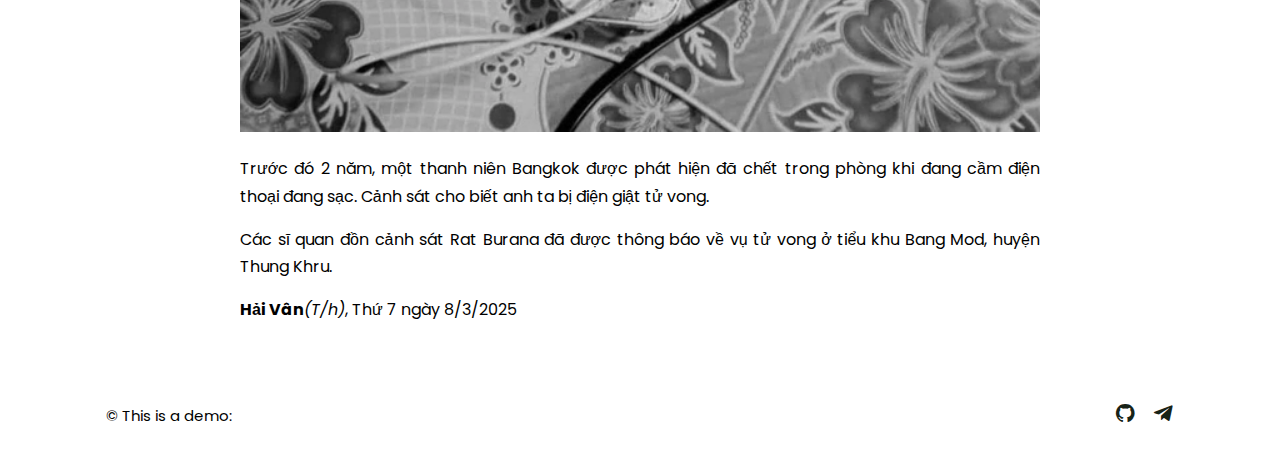
<file: pages/post-page9.html>
<!doctype html>
<html>
    <head>
        <meta charset="utf-8">
        <meta http-equiv="X-UA-Compatible" content="IE-Edge">
        <meta name="viewport" content="width=device-width, initial-scale=1.0">
        <title>Vừa dùng điện thoại vừa sạc, bé gái bị điện giật tử vong </title>
        <link rel="stylesheet" href="../assets/css/styles.css">
        <link href='https://unpkg.com/boxicons@2.1.4/css/boxicons.min.css' rel='stylesheet'>
        <link rel="stylesheet" href="../assets/css/commentBox.css">
        <script src="../assets/js/commentBox.js"></script>
        <!--JQuery-->
        <script src="https://code.jquery.com/jquery-3.7.1.js" integrity="sha256-eKhayi8LEQwp4NKxN+CfCh+3qOVUtJn3QNZ0TciWLP4=" crossorigin="anonymous"></script>
    </head>
    <body>
        <!--Header-->
        <header>
            <div class="nav container">
                <!--Logo-->
                <a href="../pages/main_function/category.html" class="logo">News Archieve</a>
                <!--Login-->
                <!--<a href="/pages/main_function/login.html" class="login">Login/Register</a>-->
                <!--Login/Welcome-->
                <div id="userGreeting">
                    <a href="../pages/main_function/login.html" class="login" id="loginLink">Login/Register</a>
                </div>
            </div>
        </header>
        <!--Post content-->
        <section class="post-">
            <div class="header-content post-container">
                <a href="../index.html" class="back-home">Back to Home</a>
                <!-- Title -->
                 <h2 class="header-title">Vừa dùng điện thoại vừa sạc, bé gái bị điện giật tử vong </h2>
        </section>
        <!--Post-->
        <section class="post-container post-container">
            <h2 class="sub-heading">Một bé gái 15 tuổi đã bị điện giật tử vong do vừa dùng điện thoại vừa sạc. Cảnh sát cho biết thêm rằng trên người cô bé có vết bỏng từ dây sạc điện thoại. </h2>
            <p class="post-text">Cái chết thương tâm của một bé gái bị điện giật bởi bộ sạc điện thoại đã khiến người dân ở quận Sikhoraphum, Surin thuộc tỉnh Isaan, Thái Lan bàng hoàng.</p>
            <p class="post-text">Cảnh sát tiết lộ rằng cô gái 15 tuổi đã bị điện giật vào ngày 7/3. Cảnh sát cho biết thêm rằng trên người cô bé có vết bỏng từ dây sạc điện thoại.</p>
            <img src="../assets/img/dien-giat-17414113371001037853692.webp">
            <p class="post-text">Trung sĩ Den Wanyang chia sẻ trên facebook rằng đội tuần tra Pak Mai đã được Supee Sombat, người đứng đầu Pak Mai, thông báo về vụ việc.</p>
            <p class="post-text">"Tôi muốn thông báo rằng, vào lúc 5h30 ngày 7/3, chúng tôi nhận được báo cáo rằng một bé gái 15 tuổi đã tử vong do bị điện giật khi đang nằm trên giường chơi điện thoại", Wanyang viết.</p>
            <p class="post-text">Cảnh sát, cùng với các bác sĩ từ Bệnh viện Sikhoraphum, đã tiến hành khám nghiệm tử thi để điều tra kỹ lưỡng nguyên nhân. Hình ảnh từ hiện trường cho thấy, một dây nối dài và một cáp USB Type C được cắm mà không có bộ chuyển đổi.</p>
            <img src="../assets/img/dien-giat-tu-vong-1741411461256248349669.webp">
            <p class="post-text">Trước đó 2 năm, một thanh niên Bangkok được phát hiện đã chết trong phòng khi đang cầm điện thoại đang sạc. Cảnh sát cho biết anh ta bị điện giật tử vong.</p>
            <p class="post-text">Các sĩ quan đồn cảnh sát Rat Burana đã được thông báo về vụ tử vong ở tiểu khu Bang Mod, huyện Thung Khru.</p>
            <p class="post-text"><span style="font-weight: bold">Hải Vân</span><span style="font-style: italic">(T/h)</span>, Thứ 7 ngày 8/3/2025</p>
        </section>
        <section class="comment-section post-container">
            <h2 class="sub-heading">Comments</h2>
            <!-- Comment Input -->
            <textarea id="text-area" placeholder="Write your comment here..." rows="4"></textarea>
            <button id="btn-comment">Submit Comment</button>
            <!-- Comment Display -->
            <div id="comment-box">
                <!-- Comments will be dynamically added here -->
            </div>
        </section>
        <!--Footer-->
        <div class="footer container">
            <p>&#169; This is a demo:</p>
            <div class="social">
                <a href="https://github.com/platsaver"><i class="bx bxl-github"></i></a>
                <a href="https://t.me/chonkykind"><i class='bx bxl-telegram' ></i></a>
            </div>
        </div>
        <script src="../assets/js/index.js"></script>
    </body>
</html>
</file>
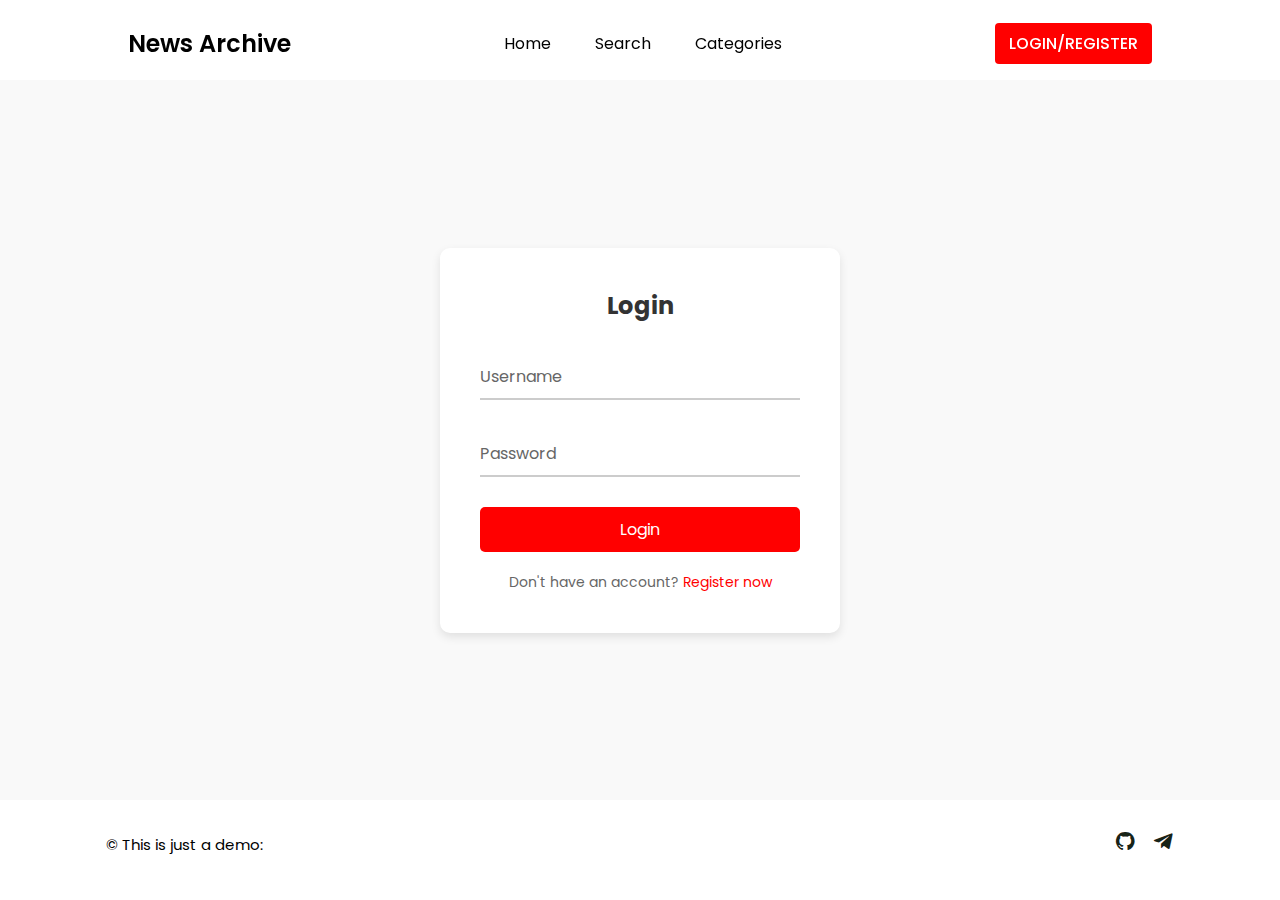
<file: pages/main_function/login.html>
<!doctype html>
<html>
    <head>
        <meta charset="utf-8">
        <meta http-equiv="X-UA-Compatible" content="IE-Edge">
        <meta name="viewport" content="width=device-width, initial-scale=1.0">
        <title>Login - News Archive</title>
        <link rel="stylesheet" href="../../assets/css/styles.css">
        <link rel="stylesheet" href="../../assets/css/specialNavBar.css">
        <link href='https://unpkg.com/boxicons@2.1.4/css/boxicons.min.css' rel='stylesheet'>
        <link rel='stylesheet' href="../../assets/css/login.css">
        <!--Making Welcome user not blend in the color of navbar-->
        <style>
            .welcome-message {
                color: black; /* Ensure the text stays black */
                font-size: 16px; /* Adjust size if needed */
                font-weight: bold; /* Optional: Make it bold */
                text-decoration: none; /* Prevent underlining */
            }
        </style>
        
        <script src="../../assets/js/credentialChecking.js"></script>
    </head>
    <body>
        <!--Header-->
        <header>
            <div class="nav container">
                <!--Logo-->
                <a href="../../index.html" class="logo" style="color: black">News Archive</a>
                    <nav>
                        <ul class="nav_links">
                            <li><a href="../../index.html">Home</a></li>
                            <li><a>Search</a></li>
                            <li><a href="../../pages/main_function/index.html">Categories</a></li>
                        </ul>
                    </nav>
                <!--Login/Welcome-->
                <div id="userGreeting">
                    <a href="../../pages/main_function/login.html" class="login" id="loginLink">Login/Register</a>
                </div>
            </div>
        </header>

        <!--Login Form-->
        <section class="login-container" style="margin-top: 80px">
            <div class="login-box">
                <h2>Login</h2>
                <form id="loginForm">
                    <div class="input-box">
                        <input type="text" name="username" id="username" required>
                        <label>Username</label>
                    </div>
                    <div class="input-box">
                        <input type="password" name="password" id="password" required>
                        <label>Password</label>
                    </div>
                    <button type="submit" class="login-btn">Login</button>
                    <div class="register-link">
                        <p>Don't have an account? <a href="../../pages/main_function/register.html">Register now</a></p>
                    </div>
                </form>
                <p id="error-message" style="color: red; display: none;">Invalid username or password.</p>
            </div>
        </section>

        <!--Footer-->
        <div class="footer container">
            <p>&#169; This is just a demo:</p>
            <div class="social">
                <a href="https://github.com/platsaver"><i class="bx bxl-github"></i></a>
                <a href="https://t.me/chonkykind"><i class='bx bxl-telegram' ></i></a>
            </div>
        </div>
    </body>
</html>
</file>
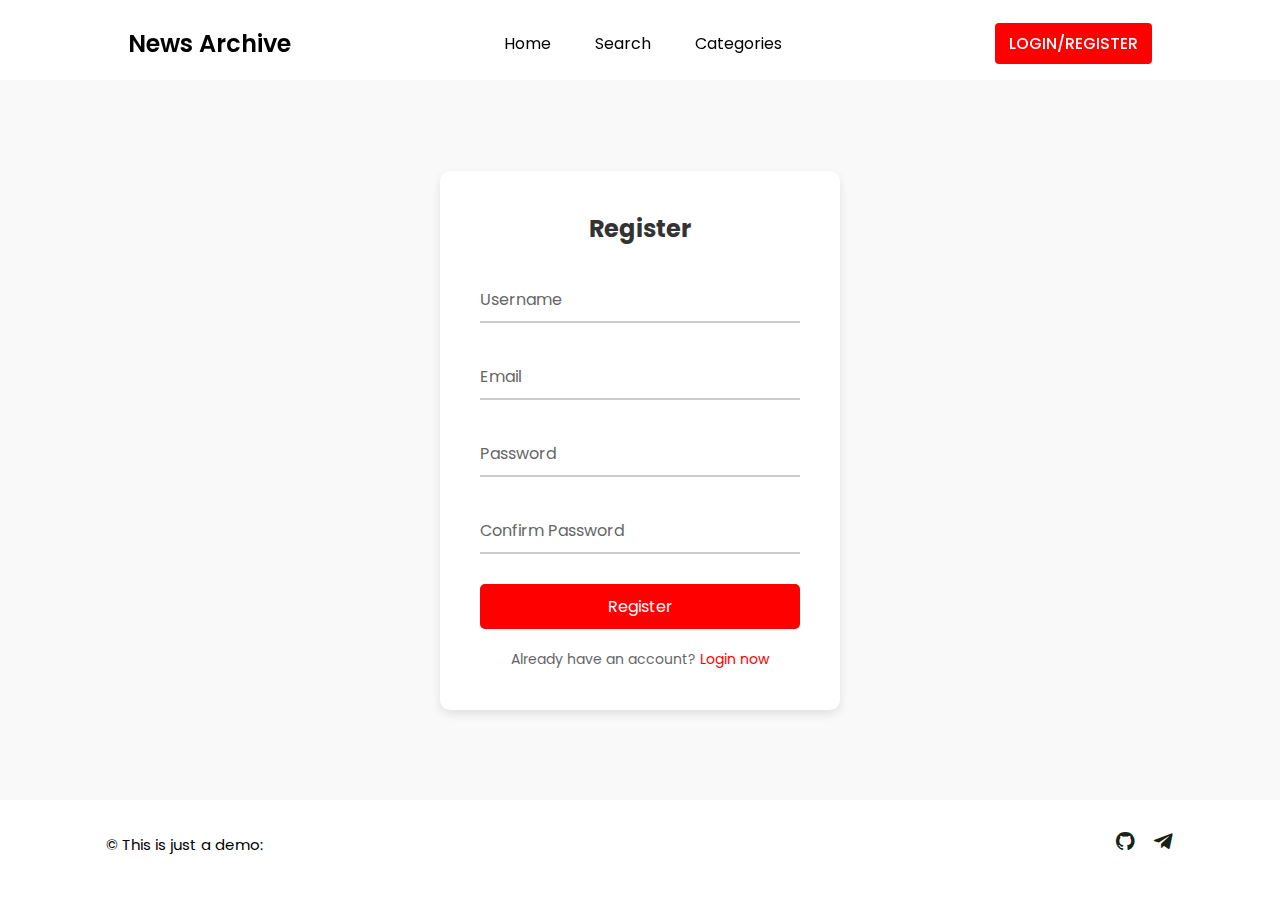
<file: pages/main_function/register.html>
<!doctype html>
<html>
    <head>
        <meta charset="utf-8">
        <meta http-equiv="X-UA-Compatible" content="IE-Edge">
        <meta name="viewport" content="width=device-width, initial-scale=1.0">
        <title>Register - News Archive</title>
        <link rel="stylesheet" href="../../assets/css/styles.css">
        <link rel="stylesheet" href="../../assets/css/specialNavBar.css">
        <link href='https://unpkg.com/boxicons@2.1.4/css/boxicons.min.css' rel='stylesheet'>
        <script src="../../assets/js/registerLogic.js"></script>
        <!--Making Welcome user not blend in the color of navbar-->
        <style>
            .welcome-message {
                color: black; /* Ensure the text stays black */
                font-size: 16px; /* Adjust size if needed */
                font-weight: bold; /* Optional: Make it bold */
                text-decoration: none; /* Prevent underlining */
            }
        </style>
        
        <link rel="stylesheet" href="../../assets/css/register.css">
    </head>
    <body>
        <!--Header-->
        <header>
            <div class="nav container">
                <!--Logo-->
                <a href="../../index.html" class="logo" style="color: black">News Archive</a>
                    <nav>
                        <ul class="nav_links">
                            <li><a href="../../index.html">Home</a></li>
                            <li><a>Search</a></li>
                            <li><a href="../../pages/main_function/index.html">Categories</a></li>
                        </ul>
                    </nav>
                <!--Login/Welcome-->
                <div id="userGreeting">
                    <a href="../../pages/main_function/login.html" class="login" id="loginLink">Login/Register</a>
                </div>
            </div>
        </header>

        <!--Register Form-->
        <section class="login-container" style="margin-top: 80px">
            <div class="login-box">
                <h2>Register</h2>
                <form id="registerForm">
                    <div class="input-box">
                        <input type="text" name="username" id="regUsername" required>
                        <label>Username</label>
                    </div>
                    <div class="input-box">
                        <input type="email" name="email" id="regEmail" required>
                        <label>Email</label>
                    </div>
                    <div class="input-box">
                        <input type="password" name="password" id="regPassword" required>
                        <label>Password</label>
                    </div>
                    <div class="input-box">
                        <input type="password" name="confirmPassword" id="regConfirmPassword" required>
                        <label>Confirm Password</label>
                    </div>
                    <button type="submit" class="login-btn">Register</button>
                    <div class="register-link">
                        <p>Already have an account? <a href="../../pages/main_function/login.html">Login now</a></p>
                    </div>
                </form>
                <p id="error-message" style="color: red; display: none;">Passwords do not match.</p>
            </div>
        </section>

        <!--Footer-->
        <div class="footer container">
            <p>&#169; This is just a demo:</p>
            <div class="social">
                <a href="https://github.com/platsaver"><i class="bx bxl-github"></i></a>
                <a href="https://t.me/chonkykind"><i class='bx bxl-telegram' ></i></a>
            </div>
        </div>
    </body>
</html>
</file>
<file: assets/css/styles.css>
@import url('https://fonts.googleapis.com/css2?family=Poppins:ital,wght@0,100;0,200;0,300;0,400;0,500;0,600;0,700;0,800;0,900;1,100;1,200;1,300;1,400;1,500;1,600;1,700;1,800;1,900&display=swap');
/*poppins bold 700*/
*{
    font-family: 'Poppins', sans-serif;
    margin: 0; 
    padding: 0; 
    /*reset the auto margin of browser*/
    scroll-behavior: smooth; /*smoother transition when scrolling the scrollbar*/
    scroll-padding-top: 2rem; 
    box-sizing: border-box; 
}


:root{ 
    --container-color: #1a1e21;
    --second-color: red;
    --text-color: #172317; 
    --bg-color: #fff; 
}
::selection{
    color: var(--bg-color);
    background: var(--second-color);
}

a{
    text-decoration: none;
}
li{
    list-style: none;
}
img{ 
    width: 100%;
}
section{
    padding: 3rem 0 2rem; 
}
.container{
    max-width: 1068px; 
    margin: auto; 
    width: 100%; 
}
/* Welcome Message */
.welcome-message {
    font-size: 16px;
    color: #333;
    font-weight: bold;
    margin-left: 10px;
}

/* Welcome Message and Logout Link */
#userGreeting {
    display: flex;
    align-items: center;
    gap: 10px;
}

.welcome-message {
    font-size: 16px;
    color: #fff;
}

.logout {
    font-size: 16px;
    color: #fff;
    text-decoration: underline;
    cursor: pointer;
}

.logout:hover {
    color: #ccc; /* Change color on hover */
}

/*Navigation Bar Related*/
/*Only applied at the category*/
header{
    position: fixed; 
    top: 0; 
    left: 0; 
    width: 100%; 
    z-index: 200;
}
header.shadow{
    background: var(--bg-color);
    transition: 0.4s;
    box-shadow: 0 2px 10px rgba(0, 0, 0, 0.1);
}
header.shadow .logo{
    color: var(--text-color);
}
.nav{
    display: flex; 
    align-items: center;
    justify-content: space-between;
    padding: 18px 0;
}
.logo{
    font-size: 1.5rem;
    font-weight: 600;
    color: var(--bg-color);
}
.login{
    padding: 8px 14px; 
    text-transform: uppercase;
    font-weight: 500;
    border-radius: 4px;
    background-color: var(--second-color);
    color: var(--bg-color);
}
.login:hover{
    background: hsl(0, 100%, 90%);
    transition:0.3s;
}


/*Home Related Part*/
.home{
    width: 100%; 
    min-height: 440px; 
    background: url(../../assets/img/flag-coat-arms-socialist-republic-vietnam-textured-background-concept-collage_610882-543.jpg);
    opacity: 65%;
    display: grid; 
    justify-content: center;
    align-items: center;
}
.home-text{
    color: var(--bg-color); 
    text-align: center;
}
.home-title{
    font-size: 3.5rem; 
}
.home-subtitle{
    font-size: 1rem; 
    font-weight: 400;
}

/*Post Filter*/
.post-filter{
    display: flex; 
    justify-content: center; 
    align-items: center; 
    column-gap: 1.5rem;
    margin-top: 2rem !important; 
}
.filter-item{
    font-size: 0.9rem; 
    font-weight: 500; 
    cursor: pointer; 
}
.active-filter{
    background-color: var(--second-color);
    color: var(--bg-color);
    padding: 4px 10px; 
}

/*Posts*/
.post{
    display: grid; 
    grid-template-columns: repeat(auto-fit, minmax(280px, auto));
    justify-content: center;
    gap: 1.5rem;
}
.post-box{
    background-color: var(--bg-color);
    /*Creating box shadow effect for each post*/
    box-shadow: 0 4px 14px hsl(355deg 25% 15% / 10%);
    padding: 15px;
    border-radius: 0.5rem; 
    /*-----*/
}
.post-img{
    width: 100%; 
    height: 200px; 
    object-fit: cover; 
    object-position: center;
    border-radius: 0.5rem;
}
.category{
    font-size: 0.9rem; 
    font-weight: 500; 
    text-transform: uppercase; 
    color: var(--second-color);
}
.post-title{
    font-size: 1.3rem;
    font-weight: 600; 
    color: var(--text-color);
    /*To remain title in 2 lines*/ 
    display: -webkit-box;
    -webkit-line-clamp: 2;
    -webkit-box-orient: vertical;
    overflow: hidden;
    /*-------*/
}
.post-date{
    display: flex;
    font-size: 0.875rem; 
    text-transform: uppercase;
    font-weight: 400;
    margin-top: 4px;
}
.post-decription{
    font-size: 0.9rem; 
    line-height: 1.5rem; 
    margin: 5px 0 10px;
    /*To remain title in 2 lines*/ 
    display: -webkit-box;
    -webkit-line-clamp: 3;
    -webkit-box-orient: vertical;
    overflow: hidden;
    /*-------*/
}
/*----*/


/*For profile image*/
.profile{
    display:flex; 
    align-item: center; 
    gap: 10px; 
}
.profile-img{
    width: 35px; 
    height: 35px; 
    border-radius: 50%;
    object-fit: cover;
    object-position: center; 
    border: 2px solid --second-color;
}
.profile-name{
    font-size: 0.82rem; 
    font-weight: 500;
}
/*---*/

/*Footer part*/
.footer{
    display: flex; 
    justify-content: space-between;
    align-items: center; 
    padding: 30px 0; 
}
.footer p {
    font-size: 0.938rem; 
}
.social{
    display: flex; 
    align-items: center; 
    column-gap: 1rem; 
}
.social .bx{
    font-size: 1.4rem ;
    color: var(--text-color);
}
.social .bx:hover{
    color: var(--second-color);
    transition: 0.3s all linear; /*go slowly instead of flashy changing color*/
}

/*content*/
.post-header{
    width: 100%;
    height: 500px; 
    background: var(--container-color);
}
.post-container{
    max-width: 800px; 
    margin: auto; 
    width: 100%;
}
.header-content{
    display: flex; 
    flex-direction: column;
    align-items: center;
    margin-top: 4rem !important; /*make this thing more visible */
}
.back-home{
    color: var(--second-color);
    font-size: 0.9rem;
}
.header-title{
    width: 90%; 
    font-size: 2.6rem; 
    color: var(--text-color);
    text-align: center; 
    margin-bottom: 1rem; 
}
.header-img{
    width: 100%; 
    height: 420px; 
    object-fit: cover; 
    object-position: center;
}
.post-content{
    margin-top: 10rem !important; 
}
.sub-heading{
    font-size: 1.2rem; /*1rem = 16px*/
}
.post-text{ /*Spacing between each article inside post*/
    font-size: 1rem; 
    line-height: 1.7rem;
    margin: 1rem 0;
    text-align: justify; /*based on the web*/
}

/*Responsive*/
@media (max-width: 1060px){
    .container{
        margin: 0 auto; 
        width: 95%;
    }
    .home-text{
        width: 100%;
    }
}
@media (max-width: 800px){
    .nav{
        padding: 14px 0;
    }
    .post-container{
        margin: 0 auto; 
        width: 95%;
    }
}
@media (max-width: 768px){
    .nav{
        padding: 10px 0;
    }
    section{
        padding: 2rem 0;
    }
    .header-content{
        margin-top: 3rem !important;
    }
    .home{
        min-height: 380px; 
    }
    .home-title{
        font-size: 3rem;
    }
    .header-title{
        font-size: 1.8rem;
    }
    .post-content{
        margin-top: 9rem !important
    }
}
@media (max-width: 570px){
    .post-header{
        height: 390px; 
    }
    .header-title{
        width: 100%; 
    }
    .header-img{
        height: 340px; 
    }
    .footer{
        flex-direction: column;
        row-gap: 1rem; 
        padding: 20px 0;
        text-align: center;
    }
}

@media (max-width: 396px){
    .home-title{
        font-size: 2rem;
    }
    .home-subtitle{
        font-size: 0.9rem; 
    }
    .home{
        min-height: 300px; 
    }
    .post-box{
        padding: 10px;
    }
    .header-title{
        font-size: 1.4rem;
    }
    .post-header{
        height: 335px;
    }
    .post-content{
        margin-top: 5rem !important;
    }
    .post-text{
        font-size: 0.875rem; 
        line-height: 1.5rem; 
        margin: 10px 0; 
    }
}
</file>
<file: assets/css/slider.css>
/* Slider Section */
.slider-section {
    margin-top: 20px;
}

.slider {
    display: flex;
    overflow: hidden;
    position: relative;
    width: 100%;
    height: 400px;
    border-radius: 10px;
    box-shadow: 0 4px 8px rgba(0, 0, 0, 0.1);
}

.slide {
    min-width: 100%;
    transition: transform 0.3s linear;
    position: relative;
}

.slide-img {
    width: 100%;
    height: 400px;
    object-fit: cover;
}

.slide-content {
    position: absolute;
    bottom: 0;
    left: 0;
    right: 0;
    background: rgba(0, 0, 0, 0.7);
    color: white;
    padding: 20px;
}

.slide-content .post-title {
    color: white;
    font-size: 1.5rem;
    margin-bottom: 10px;
}

.slide-content{
    font-size: 1rem;
    margin-bottom: 10px;
}

.headlines-grid {
    display: grid;
    grid-template-columns: repeat(3, 1fr);
    gap: 20px;
}

.headline {
    border: 1px solid #ddd;
    border-radius: 10px;
    overflow: hidden;
    box-shadow: 0 2px 10px rgba(0, 0, 0, 0.1);
    padding: 10px 10px; 
}
/* Navigation Buttons */
.prev-button,
.next-button {
    position: absolute;
    top: 50%;
    transform: translateY(-50%);
    background-color: rgba(0, 0, 0, 0.6); /* 60% opacity */
    color: white;
    border: none;
    padding: 10px;
    cursor: pointer;
    font-size: 18px;
    border-radius: 50%; /* Makes it circular */
    width: 40px; /* Fixed width */
    height: 40px; /* Fixed height */
    display: flex;
    align-items: center;
    justify-content: center;
    z-index: 10;
    opacity: 0.6; /* 60% opacity */
    transition: opacity 0.3s ease; /* Smooth hover effect */
}

.prev-button:hover,
.next-button:hover {
    opacity: 1; /* Full opacity on hover */
}

.prev-button {
    left: 20px; /* Position inside the slide */
}

.next-button {
    right: 20px; /* Position inside the slide */
}

@media (max-width: 1060px){
    .next-button{
        right: 30px;
    }
    .prev-button{
        left: 30px;
    }
}
@media (max-width: 800px){
}
@media (max-width: 768px){
}
@media (max-width: 570px){
    .headlines-grid{
        display: flex; 
        flex-direction: column;
    }
}
@media (max-width: 396px){
}
</file>
<file: assets/css/specialNavBar.css>
*{
    box-sizing: border-box; 
    margin: 0; 
    padding: 0;
}

header{
    display: flex; 
    justify-content: space-between;
    padding: 5px 10%; 
}

.nav_links{
    list-style: none;
}
.nav_links li{
    display: inline-block; 
    padding: 5px 20px;
    font-size: 1.0rem;
}
.nav_links li a {
    position: relative; /* Required for pseudo-element positioning */
    text-decoration: none; /* Remove default underline */
    color: black; /* Default link color */
    transition: color 0.3s linear; /* Smooth color transition */
}

.nav_links li a::after {
    content: ''; /* Required for pseudo-element */
    position: absolute;
    left: 0;
    bottom: -2px; /* Adjust to position the underline */
    width: 0; /* Start with no width */
    height: 2px; /* Thickness of the underline */
    background-color: red; /* Color of the underline */
    transition: width 0.3s linear; /* Smooth width transition */
}

.nav_links li a:hover {
    color: red; /* Change text color on hover */
}

.nav_links li a:hover::after {
    width: 100%; /* Expand the underline to full width */
}
</file>
<file: assets/css/commentBox.css>
/* Comment Section */
.comment-section {
    margin-top: 40px;
}

#text-area {
    width: 100%;
    padding: 10px;
    font-size: 1rem;
    border: 1px solid #ddd;
    border-radius: 5px;
    margin-bottom: 10px;
}

#btn-comment {
    background-color: red;
    color: white;
    border: none;
    padding: 10px 20px;
    font-size: 1rem;
    border-radius: 5px;
    cursor: pointer;
}

#btn-comment:hover {
    background-color: hsl(0, 100%, 90%);;
}

#comment-box {
    margin-top: 20px;
}

#comment-box p {
    background-color: #f8f8f8;
    padding: 10px;
    border-radius: 5px;
    border: 1px solid #ddd;
    margin-bottom: 10px;
}
</file>
<file: assets/css/login.css>
/* Login Container */
.login-container {
    display: flex;
    justify-content: center;
    align-items: center;
    min-height: 80vh;
    background: #f9f9f9;
    padding: 20px;
}

/* Login Box */
.login-box {
    background: #fff;
    padding: 40px;
    border-radius: 10px;
    box-shadow: 0 4px 10px rgba(0, 0, 0, 0.1);
    width: 100%;
    max-width: 400px;
    text-align: center;
}

.login-box h2 {
    margin-bottom: 30px;
    font-size: 24px;
    color: #333;
}

/* Input Fields */
.input-box {
    position: relative;
    margin-bottom: 30px;
}

.input-box input {
    width: 100%;
    padding: 10px 0;
    font-size: 16px;
    border: none;
    border-bottom: 2px solid #ccc;
    outline: none;
    background: transparent;
}

.input-box label {
    position: absolute;
    top: 50%;
    left: 0;
    transform: translateY(-50%);
    font-size: 16px;
    color: #666;
    pointer-events: none;
    transition: 0.3s;
}

.input-box input:focus ~ label,
.input-box input:valid ~ label {
    top: -10px;
    font-size: 12px;
    color: red;
}

/* Login Button */
.login-btn {
    width: 100%;
    padding: 10px;
    background: red;
    color: #fff;
    border: none;
    border-radius: 5px;
    font-size: 16px;
    cursor: pointer;
    transition: background 0.3s;
}

.login-btn:hover {
    background: hsl(0, 100%, 90%);
}

/* Register Link */
.register-link {
    margin-top: 20px;
    font-size: 14px;
    color: #666;
}

.register-link a {
    color: red;
    text-decoration: none;
}

.register-link a:hover {
    text-decoration: underline;
}
</file>
<file: assets/css/register.css>
/* Login Container */
.login-container {
    display: flex;
    justify-content: center;
    align-items: center;
    min-height: 80vh;
    background: #f9f9f9;
    padding: 20px;
}

/* Login Box */
.login-box {
    background: #fff;
    padding: 40px;
    border-radius: 10px;
    box-shadow: 0 4px 10px rgba(0, 0, 0, 0.1);
    width: 100%;
    max-width: 400px;
    text-align: center;
}

.login-box h2 {
    margin-bottom: 30px;
    font-size: 24px;
    color: #333;
}

/* Input Fields */
.input-box {
    position: relative;
    margin-bottom: 30px;
}

.input-box input {
    width: 100%;
    padding: 10px 0;
    font-size: 16px;
    border: none;
    border-bottom: 2px solid #ccc;
    outline: none;
    background: transparent;
}

.input-box label {
    position: absolute;
    top: 50%;
    left: 0;
    transform: translateY(-50%);
    font-size: 16px;
    color: #666;
    pointer-events: none;
    transition: 0.3s;
}

.input-box input:focus ~ label,
.input-box input:valid ~ label {
    top: -10px;
    font-size: 12px;
    color: red;
}

/* Login Button */
.login-btn {
    width: 100%;
    padding: 10px;
    background: red;
    color: #fff;
    border: none;
    border-radius: 5px;
    font-size: 16px;
    cursor: pointer;
    transition: background 0.3s;
}

.login-btn:hover {
    background: hsl(0, 100%, 90%);
}

/* Register Link */
.register-link {
    margin-top: 20px;
    font-size: 14px;
    color: #666;
}

.register-link a {
    color: red;
    text-decoration: none;
}

.register-link a:hover {
    text-decoration: underline;
}
/* Register Page Styles */
.register-container {
    display: flex;
    justify-content: center;
    align-items: center;
    min-height: 80vh;
    background: #f9f9f9;
    padding: 20px;
}

.register-box {
    background: #fff;
    padding: 40px;
    border-radius: 10px;
    box-shadow: 0 4px 10px rgba(0, 0, 0, 0.1);
    width: 100%;
    max-width: 400px;
    text-align: center;
}

.register-box h2 {
    margin-bottom: 30px;
    font-size: 24px;
    color: #333;
}
</file>
